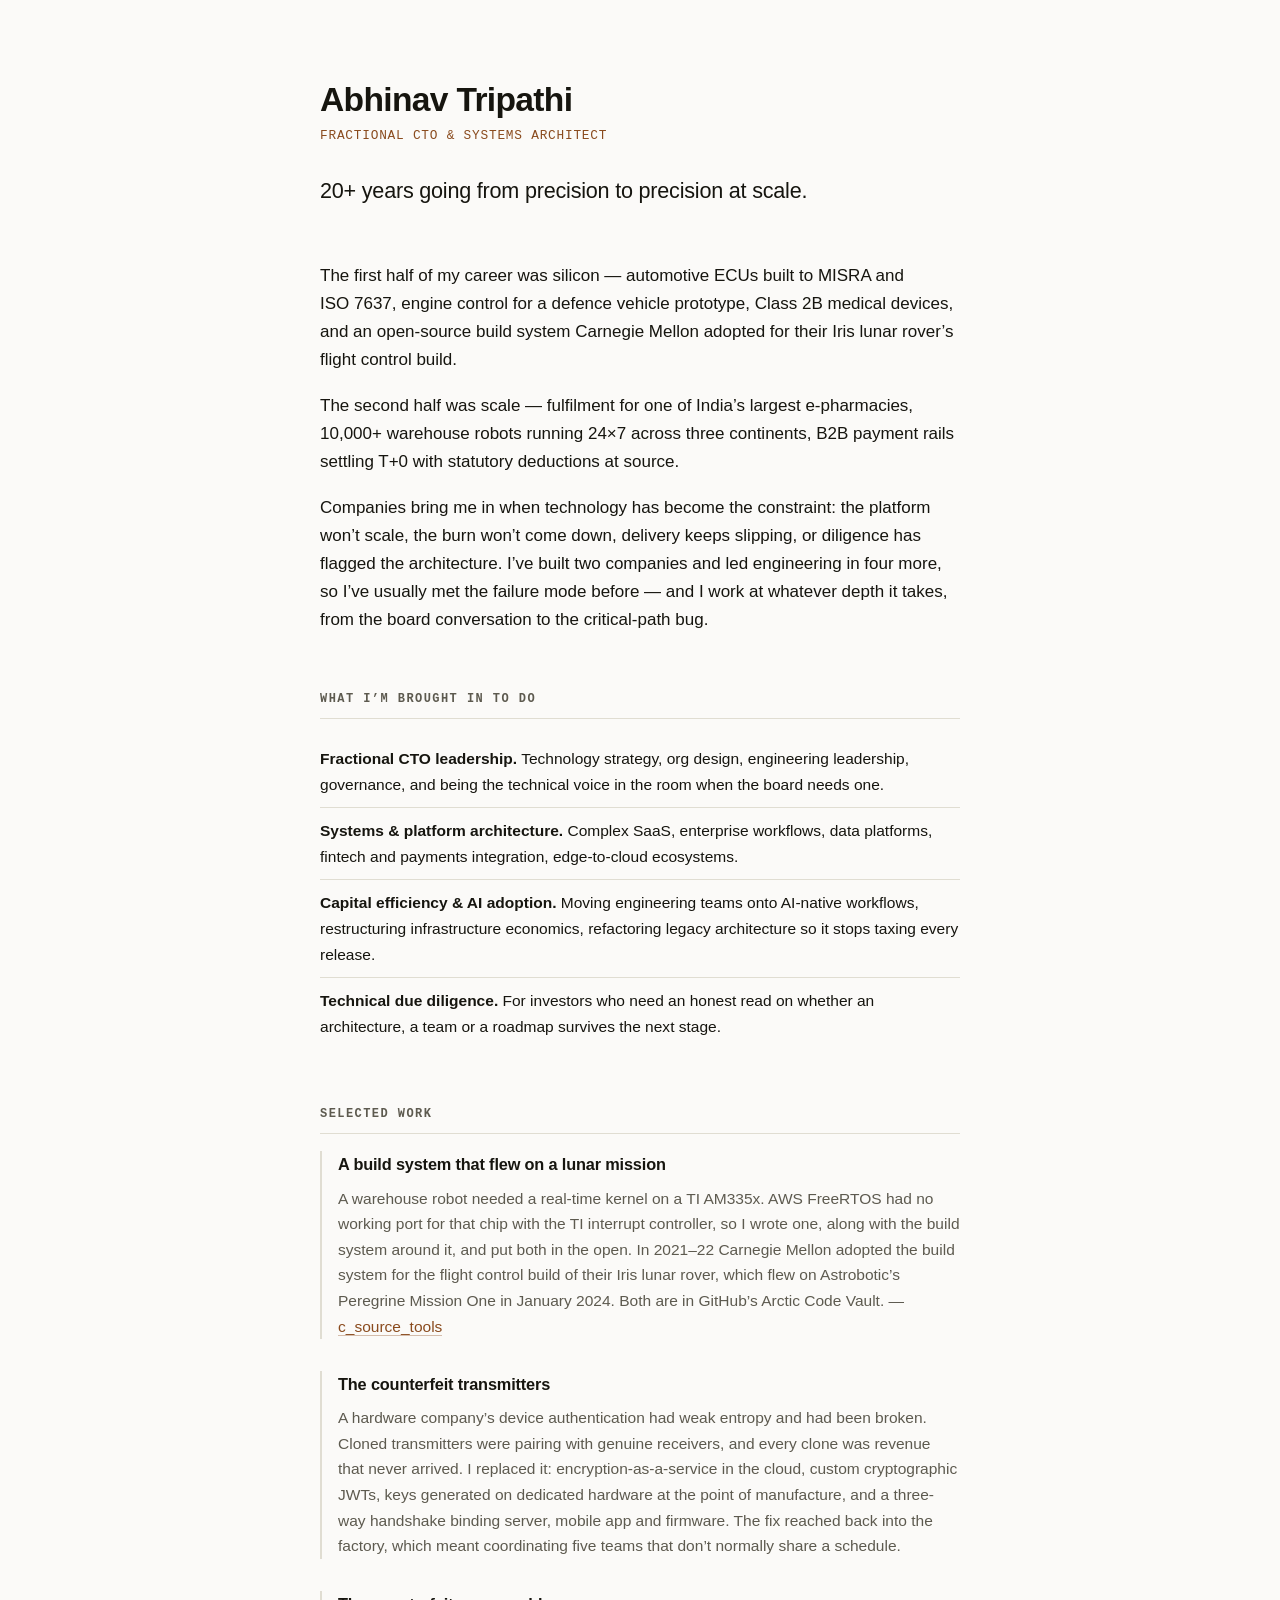
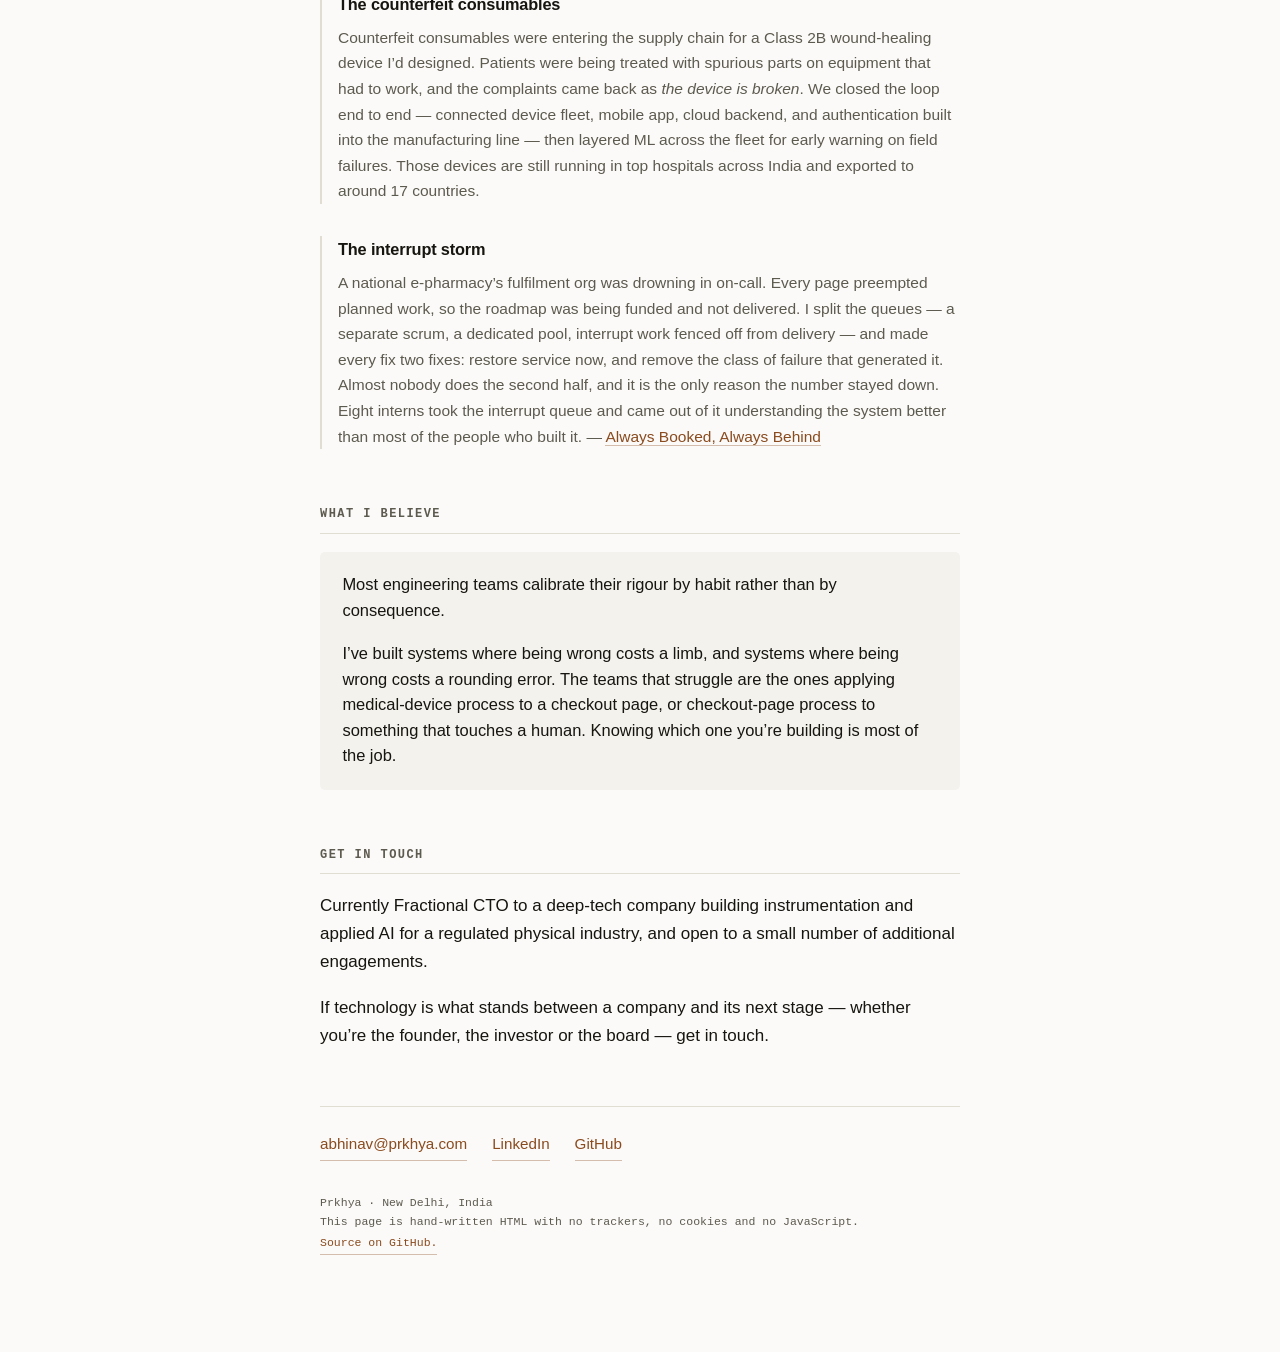
<file: index.html>
<!doctype html>
<html lang="en">
<head>
<meta charset="utf-8">
<meta name="viewport" content="width=device-width, initial-scale=1">
<title>Abhinav Tripathi</title>
<meta name="description" content="Fractional CTO and systems architect. 20+ years from silicon to cloud — automotive ECUs and lunar flight software to fulfilment and payments at national scale.">
<meta property="og:title" content="Abhinav Tripathi — Fractional CTO &amp; Systems Architect">
<meta property="og:description" content="Fractional CTO and systems architect. 20+ years from silicon to cloud — automotive ECUs and lunar flight software to fulfilment and payments at national scale.">
<meta property="og:type" content="website">
<link rel="stylesheet" href="/style.css">
</head>
<body>
<div class="wrap">


  <header>
    <h1>Abhinav Tripathi</h1>
    <p class="role">Fractional CTO &amp; Systems Architect</p>
    <p class="lede">20+ years going from precision to precision at scale.</p>
  </header>

<p>The first half of my career was silicon — automotive ECUs built to MISRA and ISO 7637, engine control for a defence vehicle prototype, Class 2B medical devices, and an open-source build system Carnegie Mellon adopted for their Iris lunar rover’s flight control build.</p>
<p>The second half was scale — fulfilment for one of India’s largest e-pharmacies, 10,000+ warehouse robots running 24×7 across three continents, B2B payment rails settling T+0 with statutory deductions at source.</p>
<p>Companies bring me in when technology has become the constraint: the platform won’t scale, the burn won’t come down, delivery keeps slipping, or diligence has flagged the architecture. I’ve built two companies and led engineering in four more, so I’ve usually met the failure mode before — and I work at whatever depth it takes, from the board conversation to the critical-path bug.</p>
<h2 id="what-im-brought-in-to-do">What I’m brought in to do</h2>
<ul>
<li><strong>Fractional CTO leadership.</strong> Technology strategy, org design, engineering leadership, governance, and being the technical voice in the room when the board needs one.</li>
<li><strong>Systems &amp; platform architecture.</strong> Complex SaaS, enterprise workflows, data platforms, fintech and payments integration, edge-to-cloud ecosystems.</li>
<li><strong>Capital efficiency &amp; AI adoption.</strong> Moving engineering teams onto AI-native workflows, restructuring infrastructure economics, refactoring legacy architecture so it stops taxing every release.</li>
<li><strong>Technical due diligence.</strong> For investors who need an honest read on whether an architecture, a team or a roadmap survives the next stage.</li>
</ul>
<h2 id="selected-work">Selected work</h2>
<section id="a-build-system-that-flew-on-a-lunar-mission" class="story">
<h3>A build system that flew on a lunar mission</h3>
<p>A warehouse robot needed a real-time kernel on a TI AM335x. AWS FreeRTOS had no working port for that chip with the TI interrupt controller, so I wrote one, along with the build system around it, and put both in the open. In 2021–22 Carnegie Mellon adopted the build system for the flight control build of their Iris lunar rover, which flew on Astrobotic’s Peregrine Mission One in January 2024. Both are in GitHub’s Arctic Code Vault. — <a href="https://github.com/kryochronic/c_source_tools">c_source_tools</a></p>
</section>
<section id="the-counterfeit-transmitters" class="story">
<h3>The counterfeit transmitters</h3>
<p>A hardware company’s device authentication had weak entropy and had been broken. Cloned transmitters were pairing with genuine receivers, and every clone was revenue that never arrived. I replaced it: encryption-as-a-service in the cloud, custom cryptographic JWTs, keys generated on dedicated hardware at the point of manufacture, and a three-way handshake binding server, mobile app and firmware. The fix reached back into the factory, which meant coordinating five teams that don’t normally share a schedule.</p>
</section>
<section id="the-counterfeit-consumables" class="story">
<h3>The counterfeit consumables</h3>
<p>Counterfeit consumables were entering the supply chain for a Class 2B wound-healing device I’d designed. Patients were being treated with spurious parts on equipment that had to work, and the complaints came back as <em>the device is broken</em>. We closed the loop end to end — connected device fleet, mobile app, cloud backend, and authentication built into the manufacturing line — then layered ML across the fleet for early warning on field failures. Those devices are still running in top hospitals across India and exported to around 17 countries.</p>
</section>
<section id="the-interrupt-storm" class="story">
<h3>The interrupt storm</h3>
<p>A national e-pharmacy’s fulfilment org was drowning in on-call. Every page preempted planned work, so the roadmap was being funded and not delivered. I split the queues — a separate scrum, a dedicated pool, interrupt work fenced off from delivery — and made every fix two fixes: restore service now, and remove the class of failure that generated it. Almost nobody does the second half, and it is the only reason the number stayed down. Eight interns took the interrupt queue and came out of it understanding the system better than most of the people who built it. — <a href="/writing/scrum-engineering/">Always Booked, Always Behind</a></p>
</section>
<h2 id="what-i-believe">What I believe</h2>
<div class="belief">
<p>Most engineering teams calibrate their rigour by habit rather than by consequence.</p>
<p>I’ve built systems where being wrong costs a limb, and systems where being wrong costs a rounding error. The teams that struggle are the ones applying medical-device process to a checkout page, or checkout-page process to something that touches a human. Knowing which one you’re building is most of the job.</p>
</div>
<h2 id="get-in-touch">Get in touch</h2>
<p>Currently Fractional CTO to a deep-tech company building instrumentation and applied AI for a regulated physical industry, and open to a small number of additional engagements.</p>
<p>If technology is what stands between a company and its next stage — whether you’re the founder, the investor or the board — get in touch.</p>


  <footer>
    <a href="mailto:abhinav@prkhya.com">abhinav@prkhya.com</a>
    <a href="https://linkedin.com/in/kryochronic">LinkedIn</a>
    <a href="https://github.com/kryochronic">GitHub</a>
    <p class="colophon">Prkhya · New Delhi, India<br>This page is hand-written HTML with no trackers, no cookies and no JavaScript. <a href="https://github.com/kryochronic">Source on GitHub.</a></p>
  </footer>

</div>
</body>
</html>
</file>
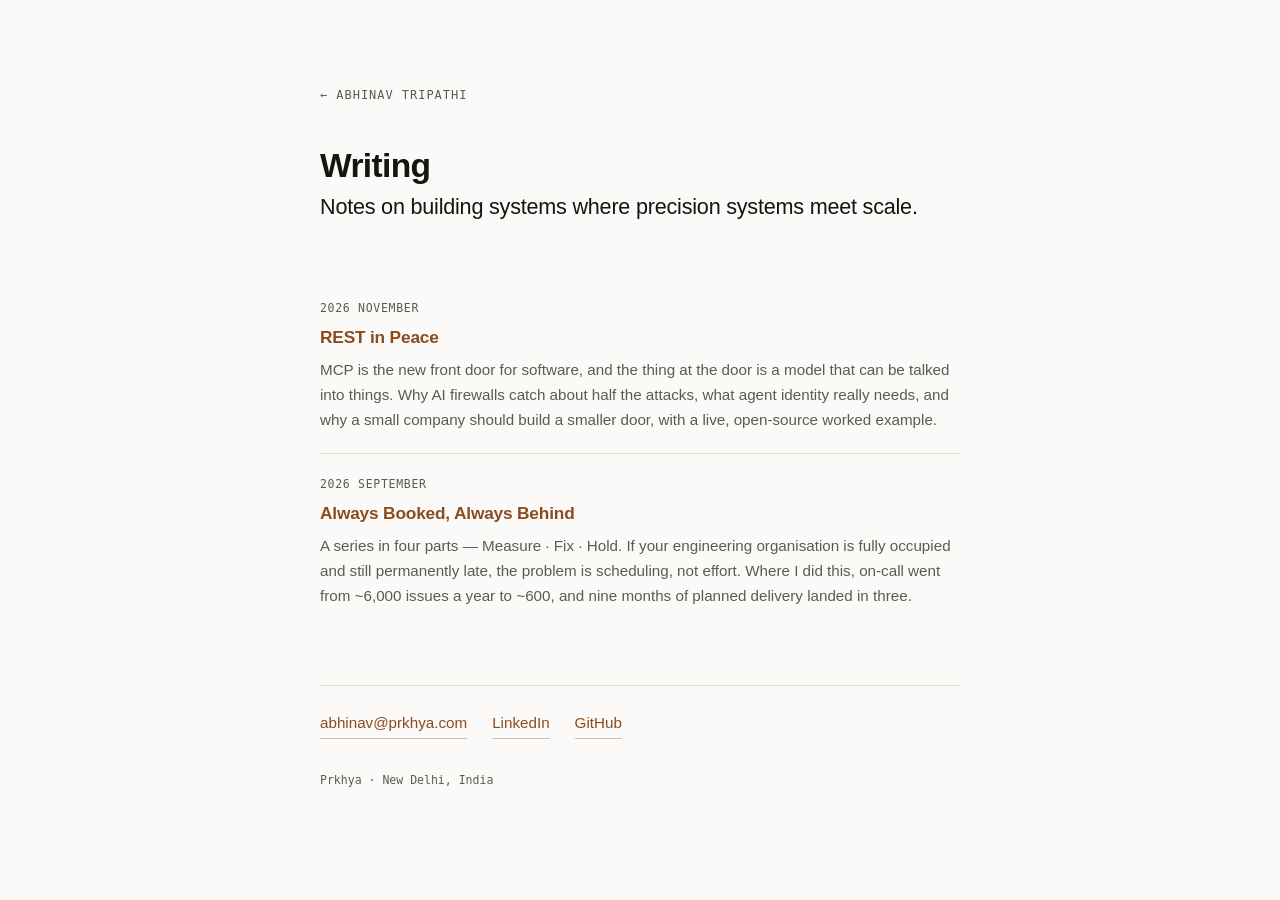
<file: writing/index.html>
<!doctype html>
<html lang="en">
<head>
<meta charset="utf-8">
<meta name="viewport" content="width=device-width, initial-scale=1">
<title>Writing</title>
<meta name="description" content="Notes on building systems where precision systems meet scale — architecture, engineering economics, and technical due diligence.">
<meta property="og:title" content="Writing">
<meta property="og:description" content="Notes on building systems where precision systems meet scale — architecture, engineering economics, and technical due diligence.">
<meta property="og:type" content="website">
<link rel="stylesheet" href="/style.css">
</head>
<body>
<div class="wrap">

  <a class="backlink" href="/">← Abhinav Tripathi</a>

  <header>
    <h1>Writing</h1>
    <p class="lede">Notes on building systems where precision systems meet scale.</p>
  </header>

<ul class="postlist">
<li>
<span class="date">2026 November</span>
<a href="/writing/rest-in-peace/">REST in Peace</a>
<span class="blurb">MCP is the new front door for software, and the thing at the door is a model that can be talked into things. Why AI firewalls catch about half the attacks, what agent identity really needs, and why a small company should build a smaller door, with a live, open-source worked example.</span>
</li>
<li>
<span class="date">2026 September</span>
<a href="/writing/scrum-engineering/">Always Booked, Always Behind</a>
<span class="blurb">A series in four parts — Measure · Fix · Hold. If your engineering organisation is fully occupied and still permanently late, the problem is scheduling, not effort. Where I did this, on-call went from ~6,000 issues a year to ~600, and nine months of planned delivery landed in three.</span>
</li>
</ul>


  <footer>
    <a href="mailto:abhinav@prkhya.com">abhinav@prkhya.com</a>
    <a href="https://linkedin.com/in/kryochronic">LinkedIn</a>
    <a href="https://github.com/kryochronic">GitHub</a>
    <p class="colophon">Prkhya · New Delhi, India</p>
  </footer>

</div>
</body>
</html>
</file>
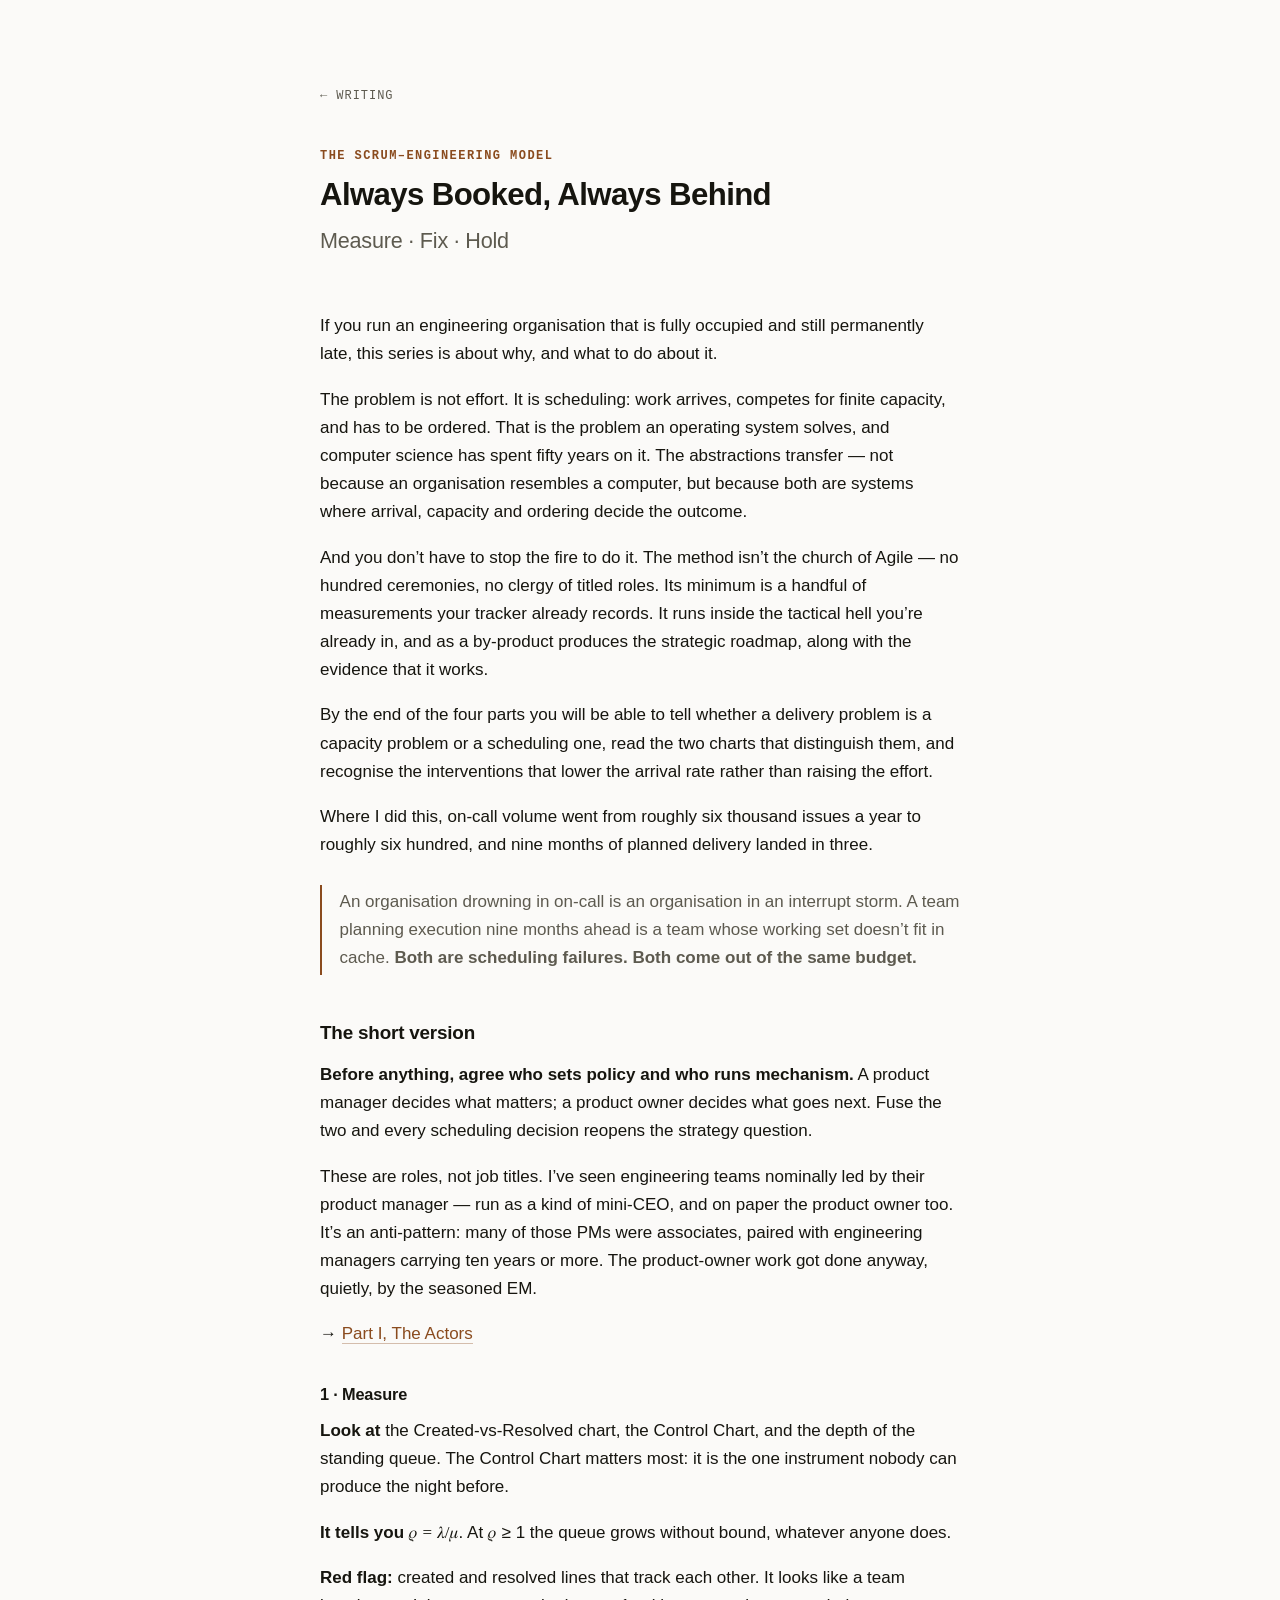
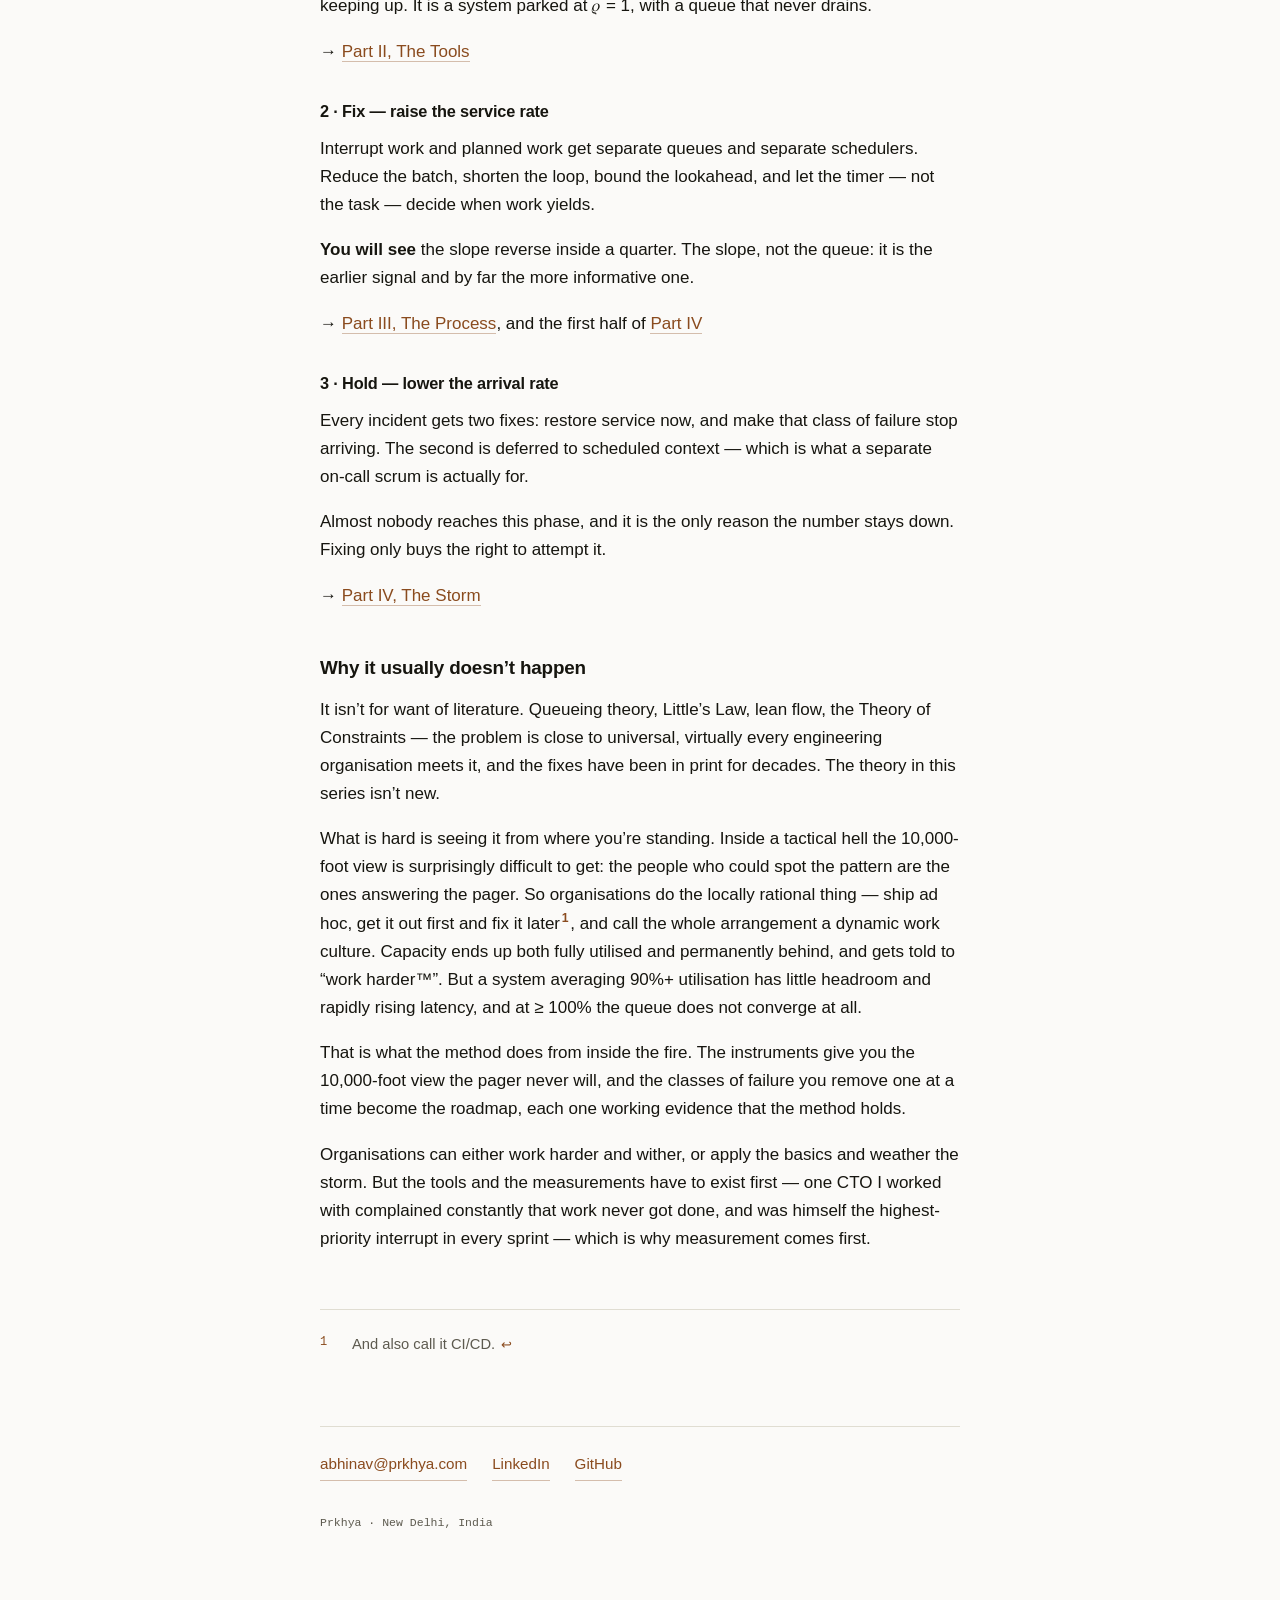
<file: writing/scrum-engineering/index.html>
<!doctype html>
<html lang="en">
<head>
<meta charset="utf-8">
<meta name="viewport" content="width=device-width, initial-scale=1">
<title>Always Booked, Always Behind</title>
<meta name="description" content="Actors, Tools, Process, Storm. A series on why an organisation drowning in on-call is in an interrupt storm — and what fixed it.">
<meta property="og:title" content="Always Booked, Always Behind: why your engineering team feels slow even when everyone is busy">
<meta property="og:description" content="Actors, Tools, Process, Storm. A series on why an organisation drowning in on-call is in an interrupt storm — and what fixed it.">
<meta property="og:type" content="article">
<link rel="stylesheet" href="/style.css">
</head>
<body>
<div class="wrap article">

  <a class="backlink" href="/writing/">← Writing</a>

  <header>
    <p class="part-label">The Scrum–Engineering Model</p>
    <h1>Always Booked, Always Behind</h1>
    <p class="lede">Measure · Fix · Hold</p>
  </header>

<p>If you run an engineering organisation that is fully occupied and still permanently late, this series is about why, and what to do about it.</p>
<p>The problem is not effort. It is scheduling: work arrives, competes for finite capacity, and has to be ordered. That is the problem an operating system solves, and computer science has spent fifty years on it. The abstractions transfer — not because an organisation resembles a computer, but because both are systems where arrival, capacity and ordering decide the outcome.</p>
<p>And you don’t have to stop the fire to do it. The method isn’t the church of Agile — no hundred ceremonies, no clergy of titled roles. Its minimum is a handful of measurements your tracker already records. It runs inside the tactical hell you’re already in, and as a by-product produces the strategic roadmap, along with the evidence that it works.</p>
<p>By the end of the four parts you will be able to tell whether a delivery problem is a capacity problem or a scheduling one, read the two charts that distinguish them, and recognise the interventions that lower the arrival rate rather than raising the effort.</p>
<p>Where I did this, on-call volume went from roughly six thousand issues a year to roughly six hundred, and nine months of planned delivery landed in three.</p>
<blockquote>
<p>An organisation drowning in on-call is an organisation in an interrupt storm. A team planning execution nine months ahead is a team whose working set doesn’t fit in cache.
<strong>Both are scheduling failures. Both come out of the same budget.</strong></p>
</blockquote>
<h2 id="the-short-version">The short version</h2>
<p><strong>Before anything, agree who sets policy and who runs mechanism.</strong> A product manager decides what matters; a product owner decides what goes next. Fuse the two and every scheduling decision reopens the strategy question.</p>
<p>These are roles, not job titles. I’ve seen engineering teams nominally led by their product manager — run as a kind of mini-CEO, and on paper the product owner too. It’s an anti-pattern: many of those PMs were associates, paired with engineering managers carrying ten years or more. The product-owner work got done anyway, quietly, by the seasoned EM.</p>
<p>→ <a href="/writing/scrum-engineering/actors/">Part I, The Actors</a></p>
<h3 id="measure">1 · Measure</h3>
<p><strong>Look at</strong> the Created-vs-Resolved chart, the Control Chart, and the depth of the standing queue. The Control Chart matters most: it is the one instrument nobody can produce the night before.</p>
<p><strong>It tells you</strong> <em><math display="inline" xmlns="http://www.w3.org/1998/Math/MathML"><semantics><mrow><mi>ρ</mi><mo>=</mo><mi>λ</mi><mi>/</mi><mi>μ</mi></mrow><annotation encoding="application/x-tex">\rho = \lambda / \mu</annotation></semantics></math></em>. At <em><math display="inline" xmlns="http://www.w3.org/1998/Math/MathML"><semantics><mi>ρ</mi><annotation encoding="application/x-tex">\rho</annotation></semantics></math></em> ≥ 1 the queue grows without bound, whatever anyone does.</p>
<p><strong>Red flag:</strong> created and resolved lines that track each other. It looks like a team keeping up. It is a system parked at <em><math display="inline" xmlns="http://www.w3.org/1998/Math/MathML"><semantics><mi>ρ</mi><annotation encoding="application/x-tex">\rho</annotation></semantics></math></em> = 1, with a queue that never drains.</p>
<p>→ <a href="/writing/scrum-engineering/tools/">Part II, The Tools</a></p>
<h3 id="fix-raise-the-service-rate">2 · Fix — raise the service rate</h3>
<p>Interrupt work and planned work get separate queues and separate schedulers. Reduce the batch, shorten the loop, bound the lookahead, and let the timer — not the task — decide when work yields.</p>
<p><strong>You will see</strong> the slope reverse inside a quarter. The slope, not the queue: it is the earlier signal and by far the more informative one.</p>
<p>→ <a href="/writing/scrum-engineering/process/">Part III, The Process</a>, and the first half of <a href="/writing/scrum-engineering/storm/">Part IV</a></p>
<h3 id="hold-lower-the-arrival-rate">3 · Hold — lower the arrival rate</h3>
<p>Every incident gets two fixes: restore service now, and make that class of failure stop arriving. The second is deferred to scheduled context — which is what a separate on-call scrum is actually for.</p>
<p>Almost nobody reaches this phase, and it is the only reason the number stays down. Fixing only buys the right to attempt it.</p>
<p>→ <a href="/writing/scrum-engineering/storm/">Part IV, The Storm</a></p>
<h2 id="why-it-usually-doesnt-happen">Why it usually doesn’t happen</h2>
<p>It isn’t for want of literature. Queueing theory, Little’s Law, lean flow, the Theory of Constraints — the problem is close to universal, virtually every engineering organisation meets it, and the fixes have been in print for decades. The theory in this series isn’t new.</p>
<p>What is hard is seeing it from where you’re standing. Inside a tactical hell the 10,000-foot view is surprisingly difficult to get: the people who could spot the pattern are the ones answering the pager. So organisations do the locally rational thing — ship ad hoc, get it out first and fix it later<a href="#fn1" class="footnote-ref" id="fnref1" role="doc-noteref"><sup>1</sup></a>, and call the whole arrangement a dynamic work culture. Capacity ends up both fully utilised and permanently behind, and gets told to “work harder™”. But a system averaging 90%+ utilisation has little headroom and rapidly rising latency, and at ≥ 100% the queue does not converge at all.</p>
<p>That is what the method does from inside the fire. The instruments give you the 10,000-foot view the pager never will, and the classes of failure you remove one at a time become the roadmap, each one working evidence that the method holds.</p>
<p>Organisations can either work harder and wither, or apply the basics and weather the storm. But the tools and the measurements have to exist first — one CTO I worked with complained constantly that work never got done, and was himself the highest-priority interrupt in every sprint — which is why measurement comes first.</p>
<section id="footnotes" class="footnotes footnotes-end-of-document" role="doc-endnotes">
<hr />
<ol>
<li id="fn1"><p>And also call it CI/CD.<a href="#fnref1" class="footnote-back" role="doc-backlink">↩︎</a></p></li>
</ol>
</section>


  <footer>
    <a href="mailto:abhinav@prkhya.com">abhinav@prkhya.com</a>
    <a href="https://linkedin.com/in/kryochronic">LinkedIn</a>
    <a href="https://github.com/kryochronic">GitHub</a>
    <p class="colophon">Prkhya · New Delhi, India</p>
  </footer>

</div>
</body>
</html>
</file>
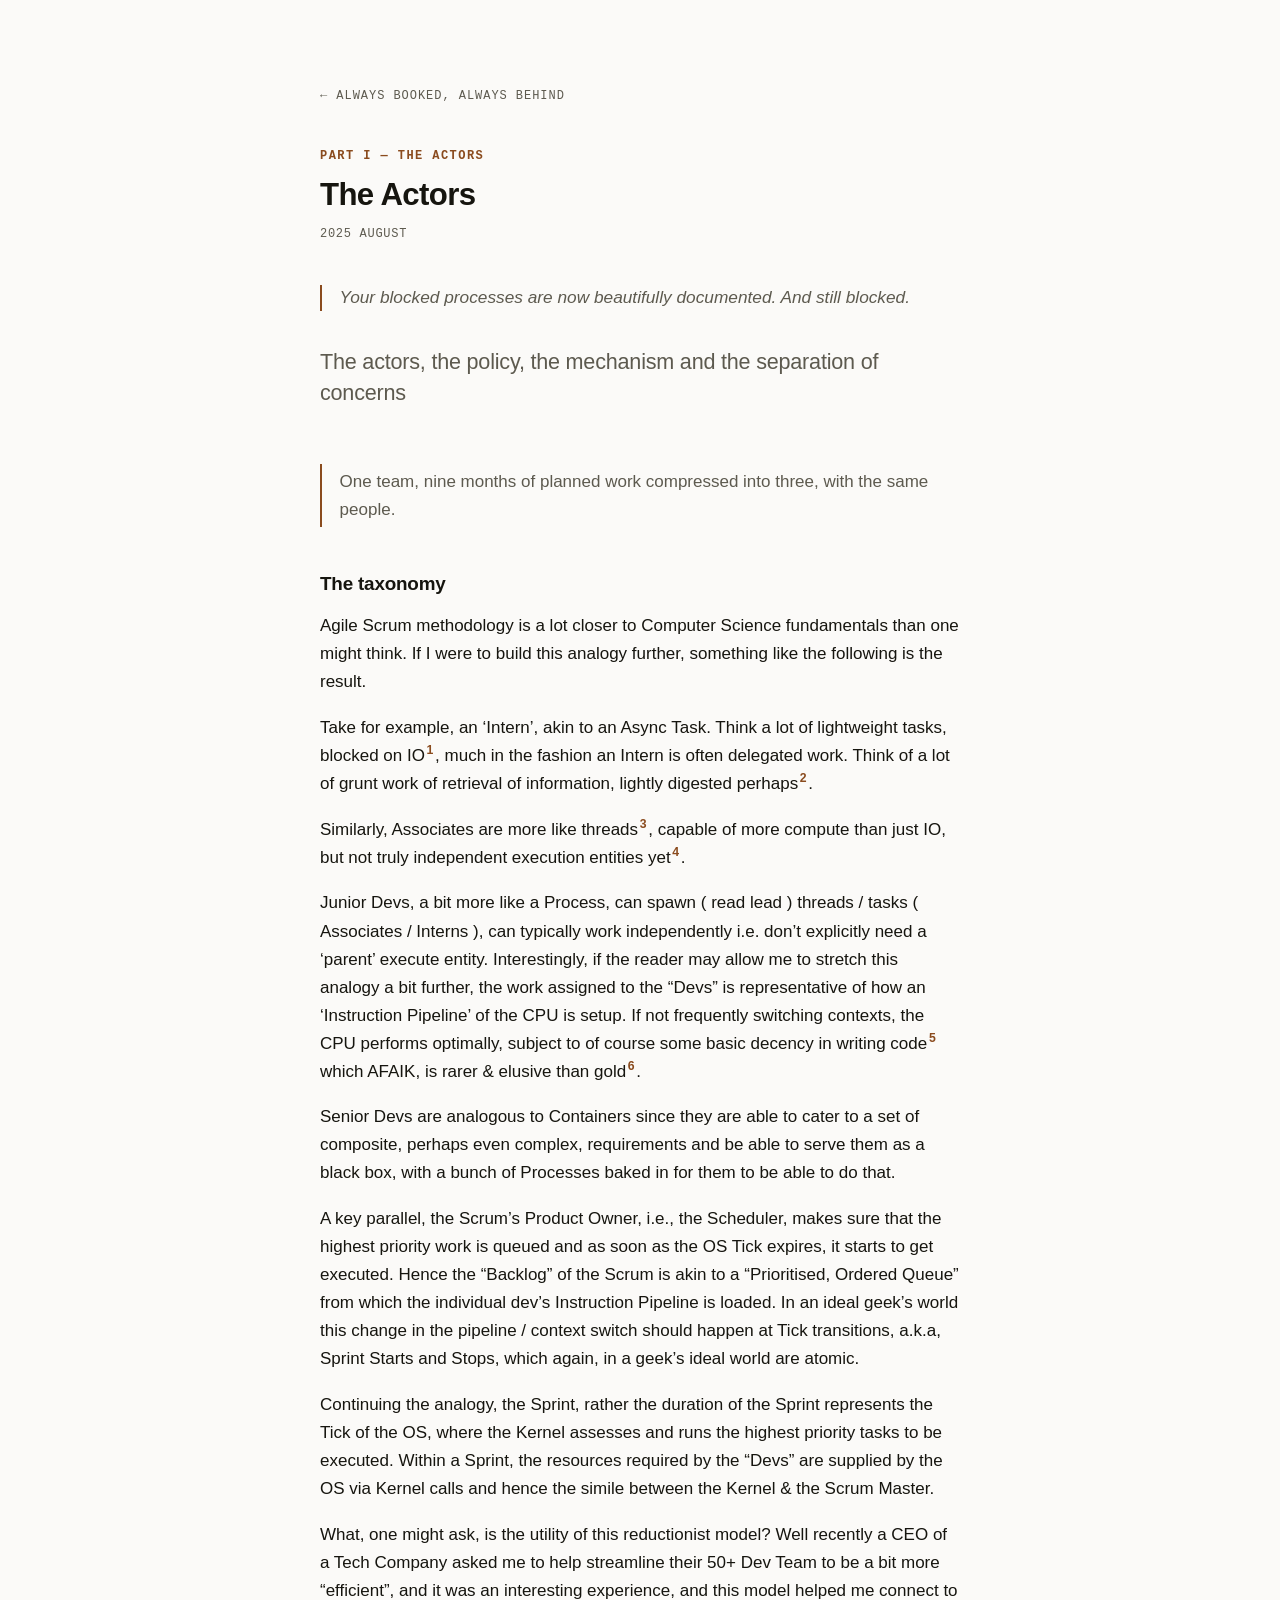
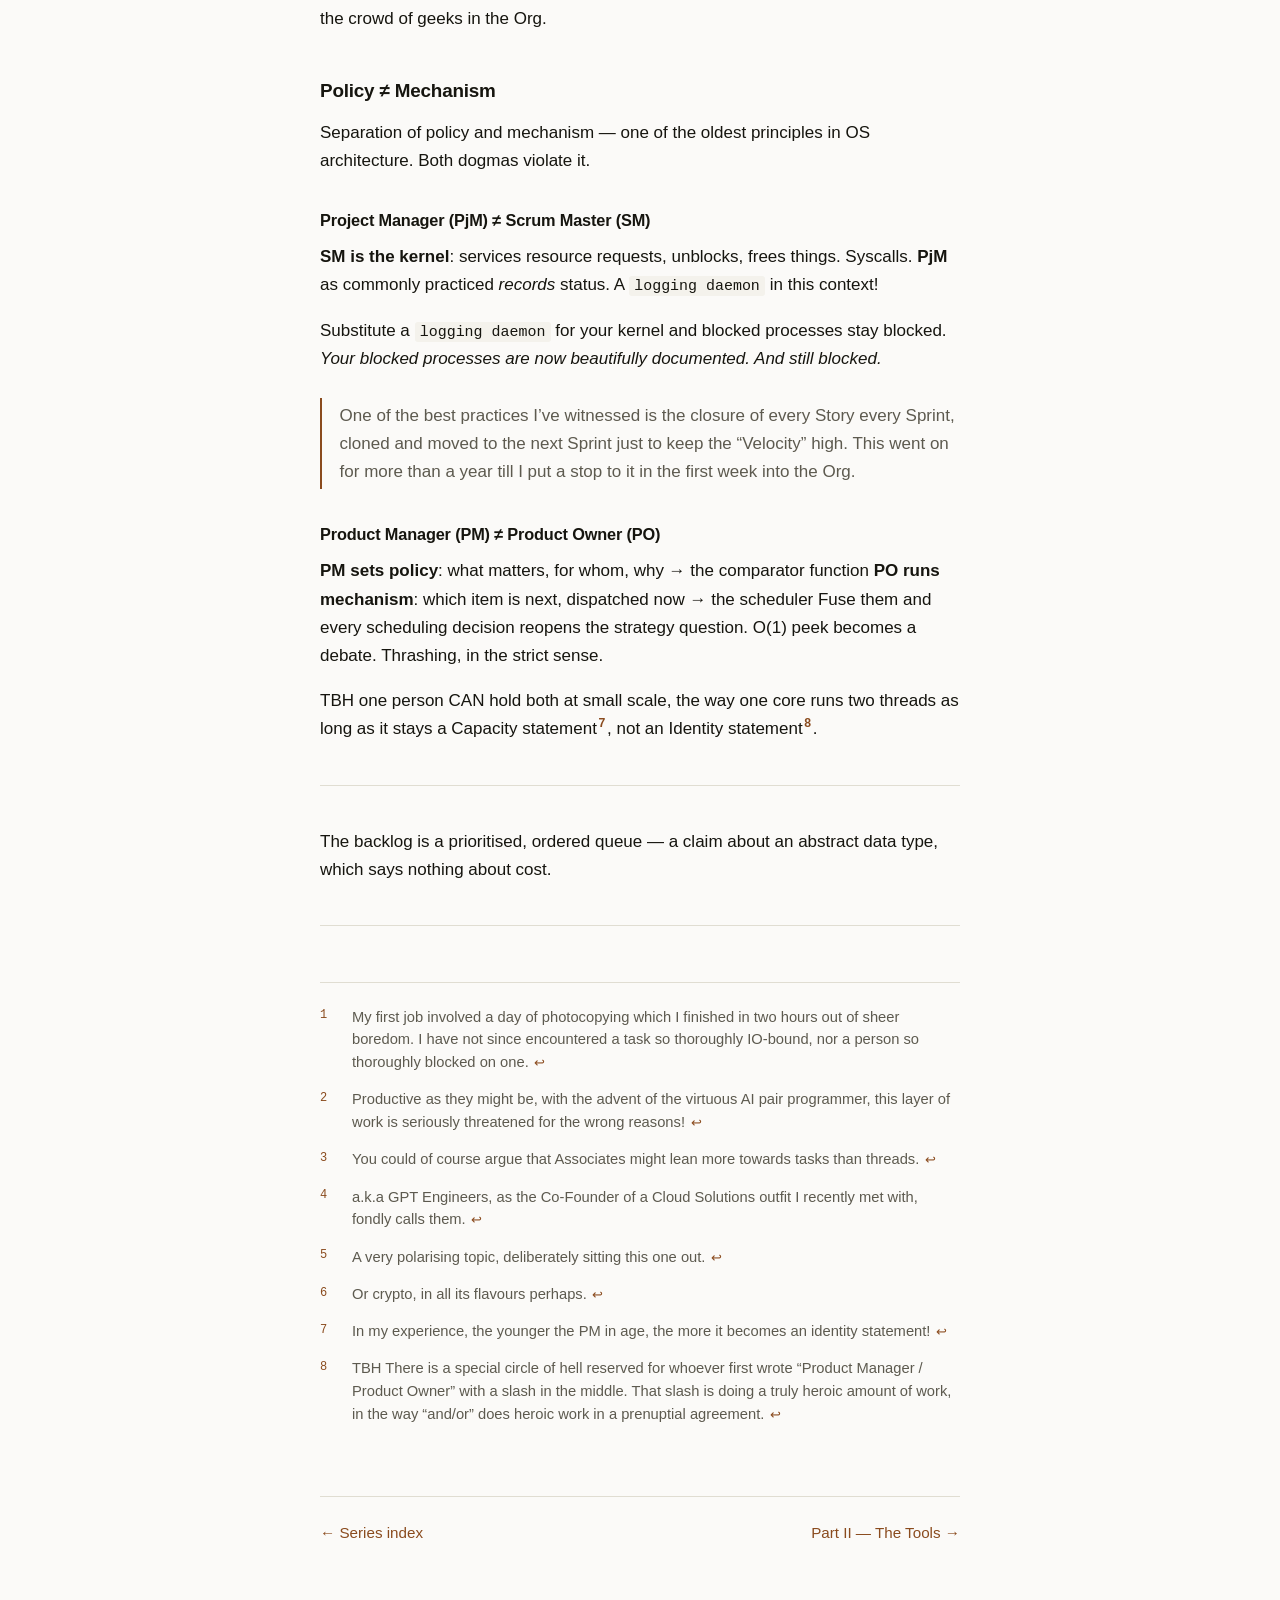
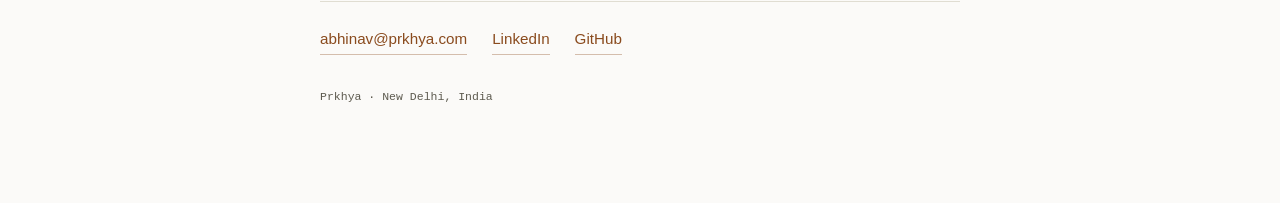
<file: writing/scrum-engineering/actors/index.html>
<!doctype html>
<html lang="en">
<head>
<meta charset="utf-8">
<meta name="viewport" content="width=device-width, initial-scale=1">
<title>The Actors — Always Booked, Always Behind</title>
<meta name="description" content="You cannot manage a system whose state you have chosen not to represent. And the representation determines which properties of that system you can observe, measure, and ultimately control.">
<meta property="og:title" content="The Actors">
<meta property="og:description" content="You cannot manage a system whose state you have chosen not to represent. And the representation determines which properties of that system you can observe, measure, and ultimately control.">
<meta property="og:type" content="article">
<link rel="stylesheet" href="/style.css">
</head>
<body>
<div class="wrap article">

  <a class="backlink" href="/writing/scrum-engineering/">← Always Booked, Always Behind</a>

  <header>
    <p class="part-label">Part I — The Actors</p>
    <h1>The Actors</h1>
    <p class="post-meta">2025 August</p>
    <p class="epigraph">Your blocked processes are now beautifully documented. And still blocked.</p>
    <p class="lede">The actors, the policy, the mechanism and the separation of concerns</p>
  </header>

<blockquote>
<p>One team, nine months of planned work compressed into three, with the same people.</p>
</blockquote>
<h2 id="the-taxonomy">The taxonomy</h2>
<p>Agile Scrum methodology is a lot closer to Computer Science fundamentals than one might think. If I were to build this analogy further, something like the following is the result.</p>
<p>Take for example, an ‘Intern’, akin to an Async Task. Think a lot of lightweight tasks, blocked on IO<a href="#fn1" class="footnote-ref" id="fnref1" role="doc-noteref"><sup>1</sup></a>, much in the fashion an Intern is often delegated work. Think of a lot of grunt work of retrieval of information, lightly digested perhaps<a href="#fn2" class="footnote-ref" id="fnref2" role="doc-noteref"><sup>2</sup></a>.</p>
<p>Similarly, Associates are more like threads<a href="#fn3" class="footnote-ref" id="fnref3" role="doc-noteref"><sup>3</sup></a>, capable of more compute than just IO, but not truly independent execution entities yet<a href="#fn4" class="footnote-ref" id="fnref4" role="doc-noteref"><sup>4</sup></a>.</p>
<p>Junior Devs, a bit more like a Process, can spawn ( read lead ) threads / tasks ( Associates / Interns ), can typically work independently i.e. don’t explicitly need a ‘parent’ execute entity.
Interestingly, if the reader may allow me to stretch this analogy a bit further, the work assigned to the “Devs” is representative of how an ‘Instruction Pipeline’ of the CPU is setup. If not frequently switching contexts, the CPU performs optimally, subject to of course some basic decency in writing code<a href="#fn5" class="footnote-ref" id="fnref5" role="doc-noteref"><sup>5</sup></a> which AFAIK, is rarer &amp; elusive than gold<a href="#fn6" class="footnote-ref" id="fnref6" role="doc-noteref"><sup>6</sup></a>.</p>
<p>Senior Devs are analogous to Containers since they are able to cater to a set of composite, perhaps even complex, requirements and be able to serve them as a black box, with a bunch of Processes baked in for them to be able to do that.</p>
<p>A key parallel, the Scrum’s Product Owner, i.e., the Scheduler, makes sure that the highest priority work is queued and as soon as the OS Tick expires, it starts to get executed. Hence the “Backlog” of the Scrum is akin to a “Prioritised, Ordered Queue” from which the individual dev’s Instruction Pipeline is loaded. In an ideal geek’s world this change in the pipeline / context switch should happen at Tick transitions, a.k.a, Sprint Starts and Stops, which again, in a geek’s ideal world are atomic.</p>
<p>Continuing the analogy, the Sprint, rather the duration of the Sprint represents the Tick of the OS, where the Kernel assesses and runs the highest priority tasks to be executed. Within a Sprint, the resources required by the “Devs” are supplied by the OS via Kernel calls and hence the simile between the Kernel &amp; the Scrum Master.</p>
<p>What, one might ask, is the utility of this reductionist model? Well recently a CEO of a Tech Company asked me to help streamline their 50+ Dev Team to be a bit more “efficient”, and it was an interesting experience, and this model helped me connect to the crowd of geeks in the Org.</p>
<h2 id="policy-mechanism">Policy ≠ Mechanism</h2>
<p>Separation of policy and mechanism — one of the oldest principles in OS
architecture. Both dogmas violate it.</p>
<h3 id="project-manager-pjm-scrum-master-sm">Project Manager (PjM) ≠ Scrum Master (SM)</h3>
<p><strong>SM is the kernel</strong>: services resource requests, unblocks, frees things. Syscalls.
<strong>PjM</strong> as commonly practiced <i>records</i> status. A <code>logging daemon</code> in this context!</p>
<p>Substitute a <code>logging daemon</code> for your kernel and blocked processes stay blocked. <i>Your blocked processes are now beautifully documented. And still blocked.</i></p>
<blockquote>
<p>One of the best practices I’ve witnessed is the closure of every Story every Sprint, cloned and moved to the next Sprint just to keep the “Velocity” high. This went on for more than a year till I put a stop to it in the first week into the Org.</p>
</blockquote>
<h3 id="product-manager-pm-product-owner-po">Product Manager (PM) ≠ Product Owner (PO)</h3>
<p><strong>PM sets policy</strong>: what matters, for whom, why → the comparator function
<strong>PO runs mechanism</strong>: which item is next, dispatched now → the scheduler
Fuse them and every scheduling decision reopens the strategy question.
O(1) peek becomes a debate. Thrashing, in the strict sense.</p>
<p>TBH one person CAN hold both at small scale, the way one core runs two threads as long as
it stays a Capacity statement<a href="#fn7" class="footnote-ref" id="fnref7" role="doc-noteref"><sup>7</sup></a>, not an Identity statement<a href="#fn8" class="footnote-ref" id="fnref8" role="doc-noteref"><sup>8</sup></a>.</p>
<hr />
<p>The backlog is a prioritised, ordered queue — a claim about an abstract data type, which says nothing about cost.</p>
<hr />
<section id="footnotes" class="footnotes footnotes-end-of-document" role="doc-endnotes">
<hr />
<ol>
<li id="fn1"><p>My first job involved a day of photocopying which I finished in two hours out of sheer boredom. I have not since encountered a task so thoroughly IO-bound, nor a person so thoroughly blocked on one.<a href="#fnref1" class="footnote-back" role="doc-backlink">↩︎</a></p></li>
<li id="fn2"><p>Productive as they might be, with the advent of the virtuous AI pair programmer, this layer of work is seriously threatened for the wrong reasons!<a href="#fnref2" class="footnote-back" role="doc-backlink">↩︎</a></p></li>
<li id="fn3"><p>You could of course argue that Associates might lean more towards tasks than threads.<a href="#fnref3" class="footnote-back" role="doc-backlink">↩︎</a></p></li>
<li id="fn4"><p>a.k.a GPT Engineers, as the Co-Founder of a Cloud Solutions outfit I recently met with, fondly calls them.<a href="#fnref4" class="footnote-back" role="doc-backlink">↩︎</a></p></li>
<li id="fn5"><p>A very polarising topic, deliberately sitting this one out.<a href="#fnref5" class="footnote-back" role="doc-backlink">↩︎</a></p></li>
<li id="fn6"><p>Or crypto, in all its flavours perhaps.<a href="#fnref6" class="footnote-back" role="doc-backlink">↩︎</a></p></li>
<li id="fn7"><p>In my experience, the younger the PM in age, the more it becomes an identity statement!<a href="#fnref7" class="footnote-back" role="doc-backlink">↩︎</a></p></li>
<li id="fn8"><p>TBH There is a special circle of hell reserved for whoever first wrote “Product Manager / Product Owner” with a slash in the middle. That slash is doing a truly heroic amount of work, in the way “and/or” does heroic work in a prenuptial agreement.<a href="#fnref8" class="footnote-back" role="doc-backlink">↩︎</a></p></li>
</ol>
</section>

  <nav class="series-nav">
    <a class="prev" href="/writing/scrum-engineering/">Series index</a>
    <a class="next" href="/writing/scrum-engineering/tools/">Part II — The Tools</a>
  </nav>

  <footer>
    <a href="mailto:abhinav@prkhya.com">abhinav@prkhya.com</a>
    <a href="https://linkedin.com/in/kryochronic">LinkedIn</a>
    <a href="https://github.com/kryochronic">GitHub</a>
    <p class="colophon">Prkhya · New Delhi, India</p>
  </footer>

</div>
</body>
</html>
</file>
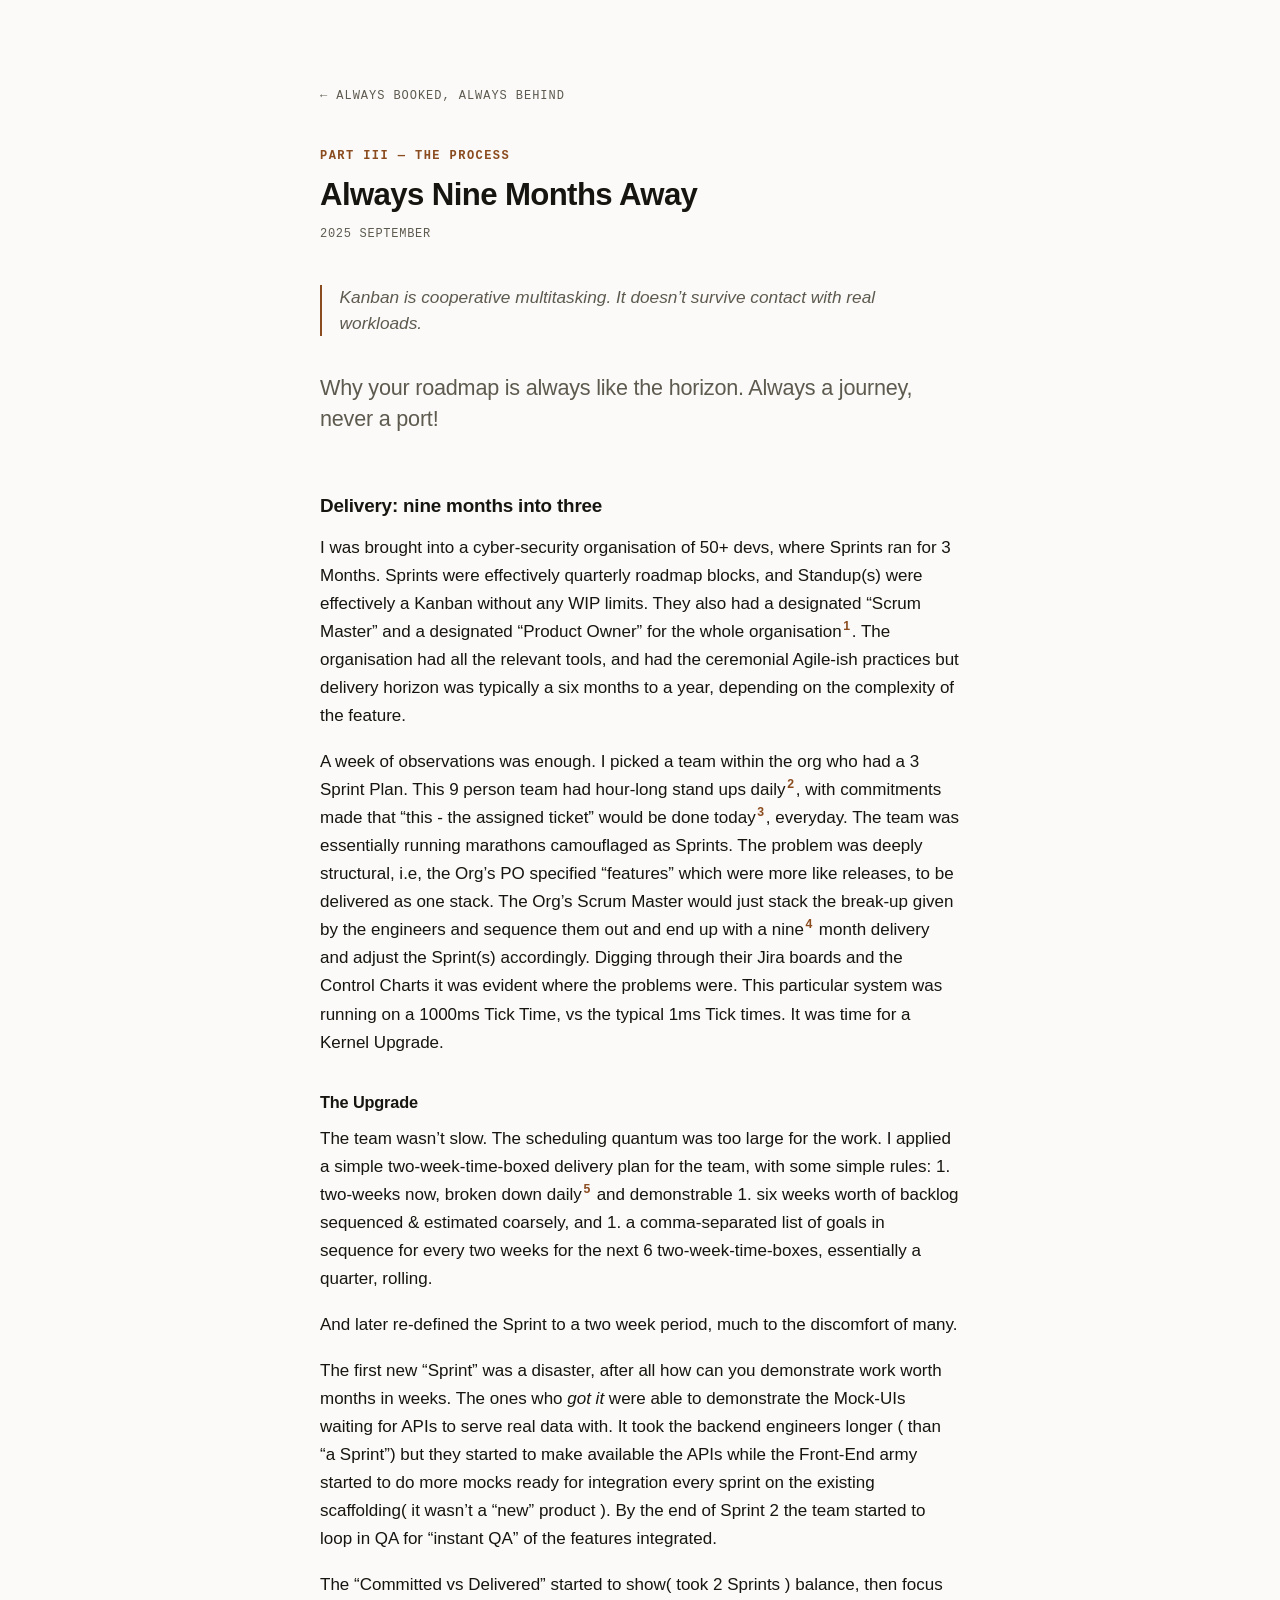
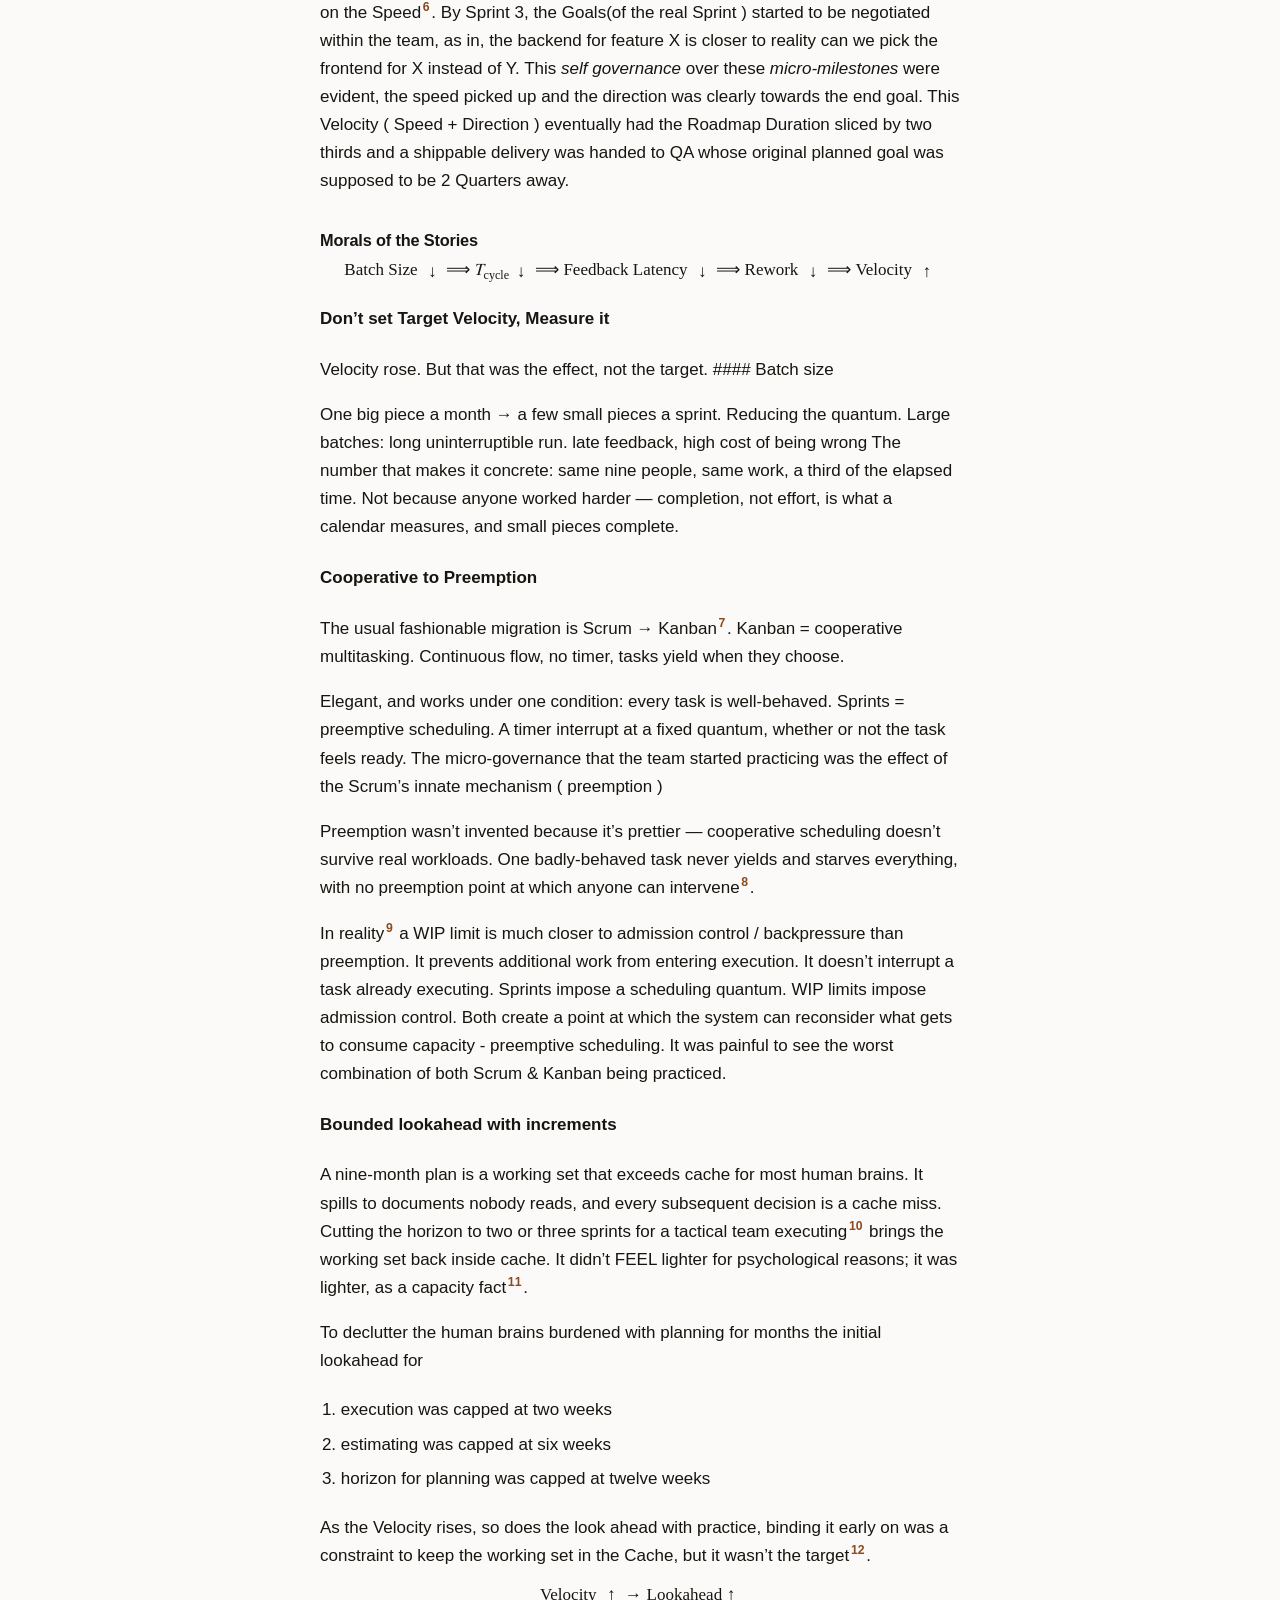
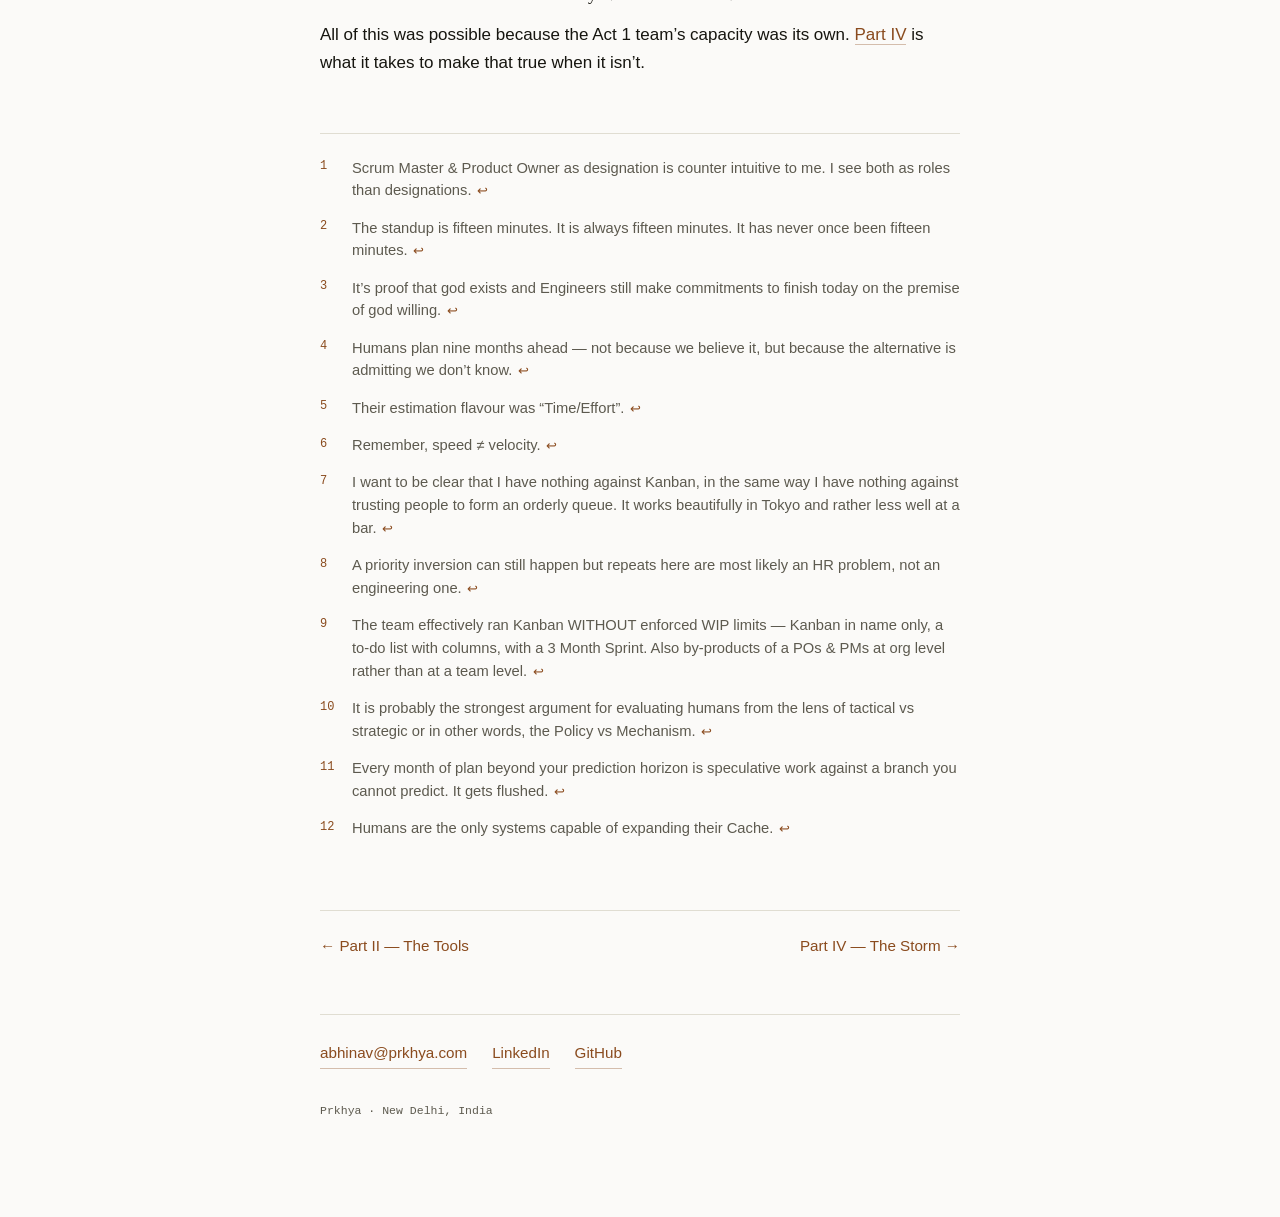
<file: writing/scrum-engineering/process/index.html>
<!doctype html>
<html lang="en">
<head>
<meta charset="utf-8">
<meta name="viewport" content="width=device-width, initial-scale=1">
<title>Always Nine Months Away — Always Booked, Always Behind</title>
<meta name="description" content="Small batches make delivery schedulable: one team, nine months of plan delivered in three.">
<meta property="og:title" content="Always Nine Months Away">
<meta property="og:description" content="Small batches make delivery schedulable: one team, nine months of plan delivered in three.">
<meta property="og:type" content="article">
<link rel="stylesheet" href="/style.css">
</head>
<body>
<div class="wrap article">

  <a class="backlink" href="/writing/scrum-engineering/">← Always Booked, Always Behind</a>

  <header>
    <p class="part-label">Part III — The Process</p>
    <h1>Always Nine Months Away</h1>
    <p class="post-meta">2025 September</p>
    <p class="epigraph">Kanban is cooperative multitasking. It doesn’t survive contact with real workloads.</p>
    <p class="lede">Why your roadmap is always like the horizon. Always a journey, never a port!</p>
  </header>

<h2 id="delivery-nine-months-into-three">Delivery: nine months into three</h2>
<p>I was brought into a cyber-security organisation of 50+ devs, where Sprints ran for 3 Months. Sprints were effectively quarterly roadmap blocks, and Standup(s) were effectively a Kanban without any WIP limits. They also had a designated “Scrum Master” and a designated “Product Owner” for the whole organisation<a href="#fn1" class="footnote-ref" id="fnref1" role="doc-noteref"><sup>1</sup></a>. The organisation had all the relevant tools, and had the ceremonial Agile-ish practices but delivery horizon was typically a six months to a year, depending on the complexity of the feature.</p>
<p>A week of observations was enough. I picked a team within the org who had a 3 Sprint Plan. This 9 person team had hour-long stand ups daily<a href="#fn2" class="footnote-ref" id="fnref2" role="doc-noteref"><sup>2</sup></a>, with commitments made that “this - the assigned ticket” would be done today<a href="#fn3" class="footnote-ref" id="fnref3" role="doc-noteref"><sup>3</sup></a>, everyday. The team was essentially running marathons camouflaged as Sprints. The problem was deeply structural, i.e, the Org’s PO specified “features” which were more like releases, to be delivered as one stack. The Org’s Scrum Master would just stack the break-up given by the engineers and sequence them out and end up with a nine<a href="#fn4" class="footnote-ref" id="fnref4" role="doc-noteref"><sup>4</sup></a> month delivery and adjust the Sprint(s) accordingly. Digging through their Jira boards and the Control Charts it was evident where the problems were. This particular system was running on a 1000ms Tick Time, vs the typical 1ms Tick times. It was time for a Kernel Upgrade.</p>
<h3 id="the-upgrade">The Upgrade</h3>
<p>The team wasn’t slow. The scheduling quantum was too large for the work. I applied a simple two-week-time-boxed delivery plan for the team, with some simple rules:
1. two-weeks now, broken down daily<a href="#fn5" class="footnote-ref" id="fnref5" role="doc-noteref"><sup>5</sup></a> and demonstrable
1. six weeks worth of backlog sequenced &amp; estimated coarsely, and
1. a comma-separated list of goals in sequence
for every two weeks for the next 6 two-week-time-boxes,
essentially a quarter, rolling.</p>
<p>And later re-defined the Sprint to a two week period, much to the discomfort of many.</p>
<p>The first new “Sprint” was a disaster, after all how can you demonstrate work worth months in weeks. The ones who <em>got it</em> were able to demonstrate the Mock-UIs waiting for APIs to serve real data with. It took the backend engineers longer ( than “a Sprint”) but they started to make available the APIs while the Front-End army started to do more mocks ready for integration every sprint on the existing scaffolding( it wasn’t a “new” product ). By the end of Sprint 2 the team started to loop in QA for “instant QA” of the features integrated.</p>
<p>The “Committed vs Delivered” started to show( took 2 Sprints ) balance, then focus on the Speed<a href="#fn6" class="footnote-ref" id="fnref6" role="doc-noteref"><sup>6</sup></a>. By Sprint 3, the Goals(of the real Sprint ) started to be negotiated within the team, as in, the backend for feature X is closer to reality can we pick the frontend for X instead of Y. This <em>self governance</em> over these <em>micro-milestones</em> were evident, the speed picked up and the direction was clearly towards the end goal. This Velocity ( Speed + Direction ) eventually had the Roadmap Duration sliced by two thirds and a shippable delivery was handed to QA whose original planned goal was supposed to be 2 Quarters away.</p>
<h3 id="morals-of-the-stories">Morals of the Stories</h3>
<p><math display="block" xmlns="http://www.w3.org/1998/Math/MathML"><semantics><mrow><mrow><mtext mathvariant="normal">Batch Size </mtext><mspace width="0.333em"></mspace></mrow><mo>↓</mo><mo>⟹</mo><msub><mi>T</mi><mtext mathvariant="normal">cycle</mtext></msub><mo>↓</mo><mo>⟹</mo><mrow><mtext mathvariant="normal">Feedback Latency </mtext><mspace width="0.333em"></mspace></mrow><mo>↓</mo><mo>⟹</mo><mrow><mtext mathvariant="normal">Rework </mtext><mspace width="0.333em"></mspace></mrow><mo>↓</mo><mo>⟹</mo><mrow><mtext mathvariant="normal">Velocity </mtext><mspace width="0.333em"></mspace></mrow><mo>↑</mo></mrow><annotation encoding="application/x-tex">\text{Batch Size } \downarrow \implies T_{\text{cycle}} \downarrow \implies \text{Feedback Latency } \downarrow \implies \text{Rework } \downarrow \implies \text{Velocity } \uparrow</annotation></semantics></math></p>
<h4 id="dont-set-target-velocity-measure-it">Don’t set Target Velocity, Measure it</h4>
<p>Velocity rose. But that was the effect, not the target.
#### Batch size</p>
<p>One big piece a month → a few small pieces a sprint. Reducing the quantum.
Large batches: long uninterruptible run. late feedback, high cost of being wrong
The number that makes it concrete: same nine people, same work, a third of the
elapsed time. Not because anyone worked harder — completion, not effort, is what a
calendar measures, and small pieces complete.</p>
<h4 id="cooperative-to-preemption">Cooperative to Preemption</h4>
<p>The usual fashionable migration is Scrum → Kanban<a href="#fn7" class="footnote-ref" id="fnref7" role="doc-noteref"><sup>7</sup></a>.
Kanban = cooperative multitasking. Continuous flow, no timer, tasks yield when they choose.</p>
<p>Elegant, and works under one condition: every task is well-behaved.
Sprints = preemptive scheduling. A timer interrupt at a fixed quantum, whether or not the task feels ready.
The micro-governance that the team started practicing was the effect of the Scrum’s innate mechanism ( preemption )</p>
<p>Preemption wasn’t invented because it’s prettier — cooperative scheduling doesn’t survive real workloads.
One badly-behaved task never yields and starves everything, with no preemption point at which anyone can intervene<a href="#fn8" class="footnote-ref" id="fnref8" role="doc-noteref"><sup>8</sup></a>.</p>
<p>In reality<a href="#fn9" class="footnote-ref" id="fnref9" role="doc-noteref"><sup>9</sup></a> a WIP limit is much closer to admission control / backpressure than preemption. It prevents additional work from entering execution. It doesn’t interrupt a task already executing. Sprints impose a scheduling quantum. WIP limits impose admission control. Both create a point at which the system can reconsider what gets to consume capacity - preemptive scheduling. It was painful to see the worst combination of both Scrum &amp; Kanban being practiced.</p>
<h4 id="bounded-lookahead-with-increments">Bounded lookahead with increments</h4>
<p>A nine-month plan is a working set that exceeds cache for most human brains. It spills to documents nobody reads, and every subsequent decision is a cache miss. Cutting the horizon to two or three sprints for a tactical team executing<a href="#fn10" class="footnote-ref" id="fnref10" role="doc-noteref"><sup>10</sup></a> brings the working set back inside cache. It didn’t FEEL lighter for psychological reasons; it was lighter, as a capacity fact<a href="#fn11" class="footnote-ref" id="fnref11" role="doc-noteref"><sup>11</sup></a>.</p>
<p>To declutter the human brains burdened with planning for months the initial lookahead for</p>
<ol type="1">
<li>execution was capped at two weeks</li>
<li>estimating was capped at six weeks</li>
<li>horizon for planning was capped at twelve weeks</li>
</ol>
<p>As the Velocity rises, so does the look ahead with practice, binding it early on was a constraint to keep the working set in the Cache, but it wasn’t the target<a href="#fn12" class="footnote-ref" id="fnref12" role="doc-noteref"><sup>12</sup></a>.</p>
<p><math display="block" xmlns="http://www.w3.org/1998/Math/MathML"><semantics><mrow><mrow><mtext mathvariant="normal">Velocity </mtext><mspace width="0.333em"></mspace></mrow><mo>↑</mo><mo>→</mo><mtext mathvariant="normal">Lookahead</mtext><mo>↑</mo></mrow><annotation encoding="application/x-tex">\text{Velocity } \uparrow \to \text{Lookahead} \uparrow</annotation></semantics></math></p>
<p>All of this was possible because the Act 1 team’s capacity was its own. <a href="/writing/scrum-engineering/storm/">Part IV</a> is what it takes to make that true when it isn’t.</p>
<section id="footnotes" class="footnotes footnotes-end-of-document" role="doc-endnotes">
<hr />
<ol>
<li id="fn1"><p>Scrum Master &amp; Product Owner as designation is counter intuitive to me. I see both as roles than designations.<a href="#fnref1" class="footnote-back" role="doc-backlink">↩︎</a></p></li>
<li id="fn2"><p>The standup is fifteen minutes. It is always fifteen minutes. It has never once been fifteen minutes.<a href="#fnref2" class="footnote-back" role="doc-backlink">↩︎</a></p></li>
<li id="fn3"><p>It’s proof that god exists and Engineers still make commitments to finish today on the premise of god willing.<a href="#fnref3" class="footnote-back" role="doc-backlink">↩︎</a></p></li>
<li id="fn4"><p>Humans plan nine months ahead — not because we believe it, but because the alternative is admitting we don’t know.<a href="#fnref4" class="footnote-back" role="doc-backlink">↩︎</a></p></li>
<li id="fn5"><p>Their estimation flavour was “Time/Effort”.<a href="#fnref5" class="footnote-back" role="doc-backlink">↩︎</a></p></li>
<li id="fn6"><p>Remember, speed ≠ velocity.<a href="#fnref6" class="footnote-back" role="doc-backlink">↩︎</a></p></li>
<li id="fn7"><p>I want to be clear that I have nothing against Kanban, in the same way I have nothing against trusting people to form an orderly queue. It works beautifully in Tokyo and rather less well at a bar.<a href="#fnref7" class="footnote-back" role="doc-backlink">↩︎</a></p></li>
<li id="fn8"><p>A priority inversion can still happen but repeats here are most likely an HR problem, not an engineering one.<a href="#fnref8" class="footnote-back" role="doc-backlink">↩︎</a></p></li>
<li id="fn9"><p>The team effectively ran Kanban WITHOUT enforced WIP limits — Kanban in name only, a to-do list with columns, with a 3 Month Sprint. Also by-products of a POs &amp; PMs at org level rather than at a team level.<a href="#fnref9" class="footnote-back" role="doc-backlink">↩︎</a></p></li>
<li id="fn10"><p>It is probably the strongest argument for evaluating humans from the lens of tactical vs strategic or in other words, the Policy vs Mechanism.<a href="#fnref10" class="footnote-back" role="doc-backlink">↩︎</a></p></li>
<li id="fn11"><p>Every month of plan beyond your prediction horizon is speculative work against a branch you cannot predict. It gets flushed.<a href="#fnref11" class="footnote-back" role="doc-backlink">↩︎</a></p></li>
<li id="fn12"><p>Humans are the only systems capable of expanding their Cache.<a href="#fnref12" class="footnote-back" role="doc-backlink">↩︎</a></p></li>
</ol>
</section>

  <nav class="series-nav">
    <a class="prev" href="/writing/scrum-engineering/tools/">Part II — The Tools</a>
    <a class="next" href="/writing/scrum-engineering/storm/">Part IV — The Storm</a>
  </nav>

  <footer>
    <a href="mailto:abhinav@prkhya.com">abhinav@prkhya.com</a>
    <a href="https://linkedin.com/in/kryochronic">LinkedIn</a>
    <a href="https://github.com/kryochronic">GitHub</a>
    <p class="colophon">Prkhya · New Delhi, India</p>
  </footer>

</div>
</body>
</html>
</file>
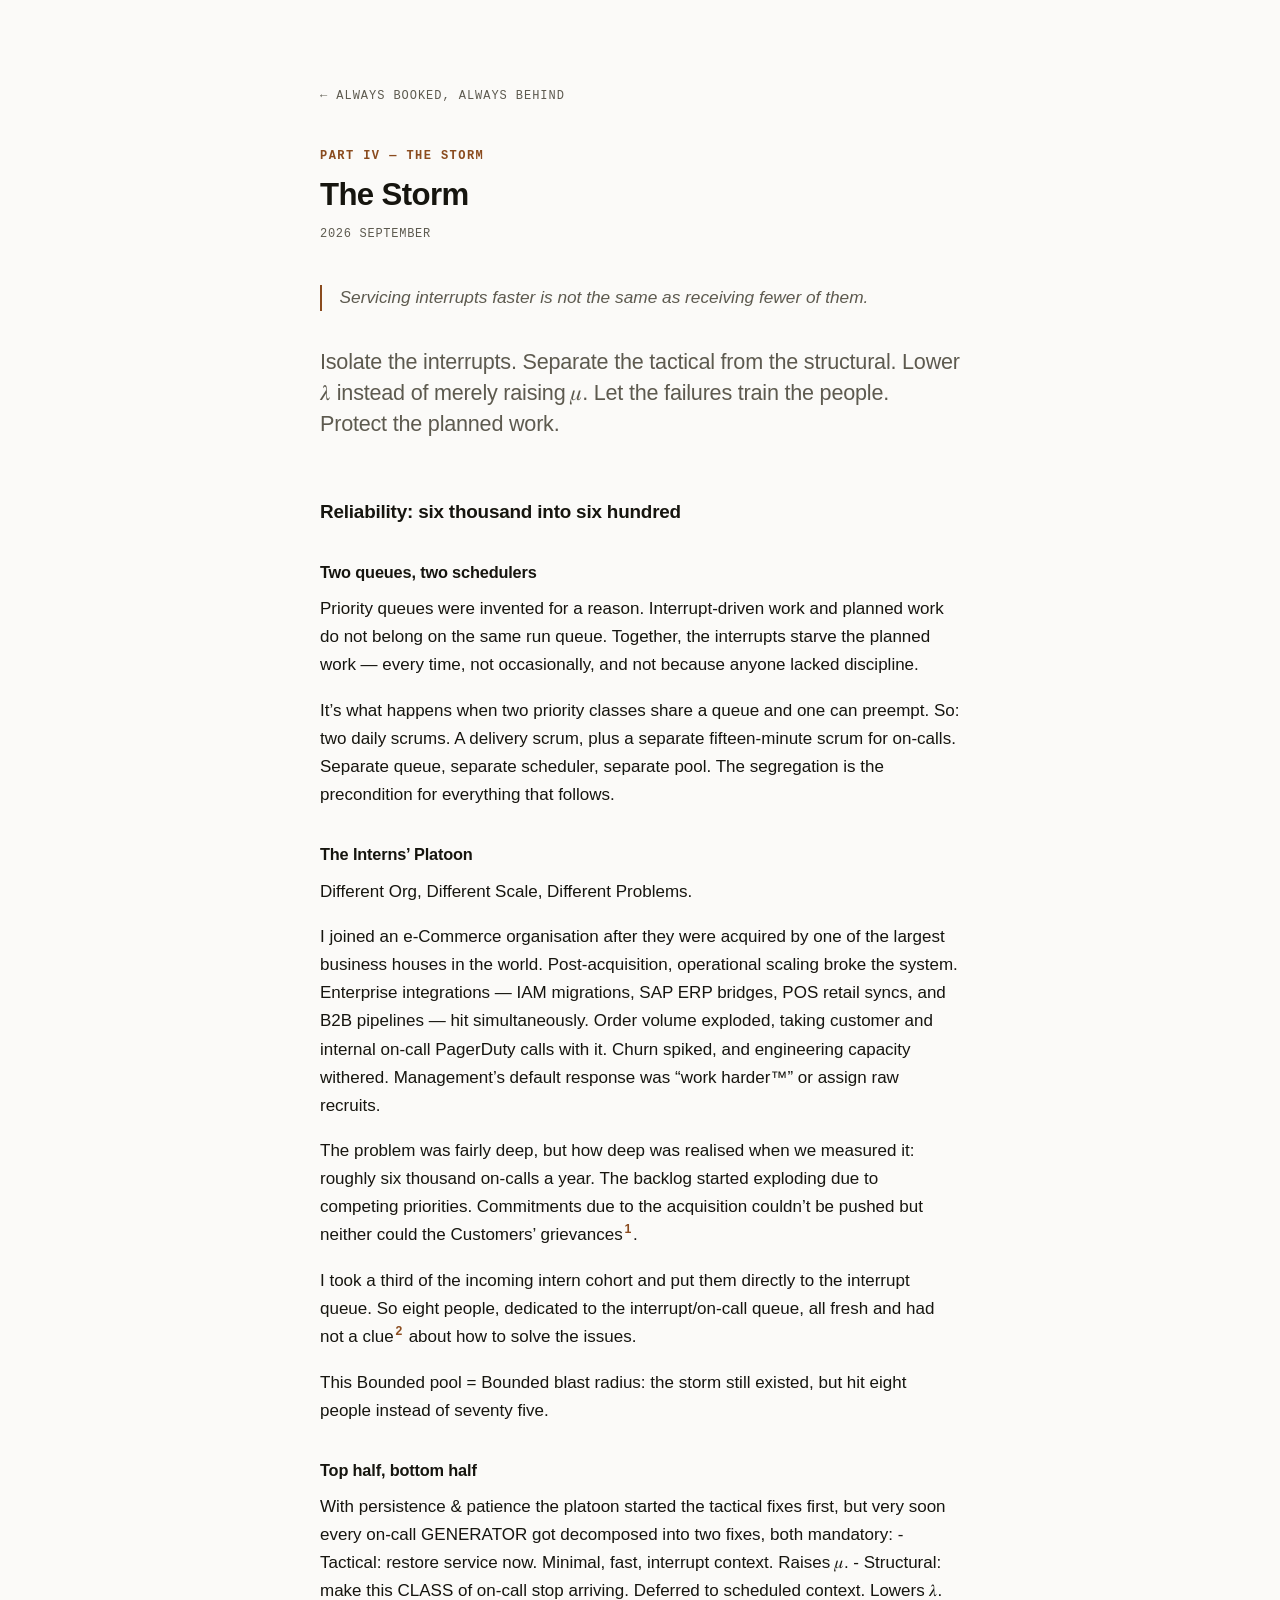
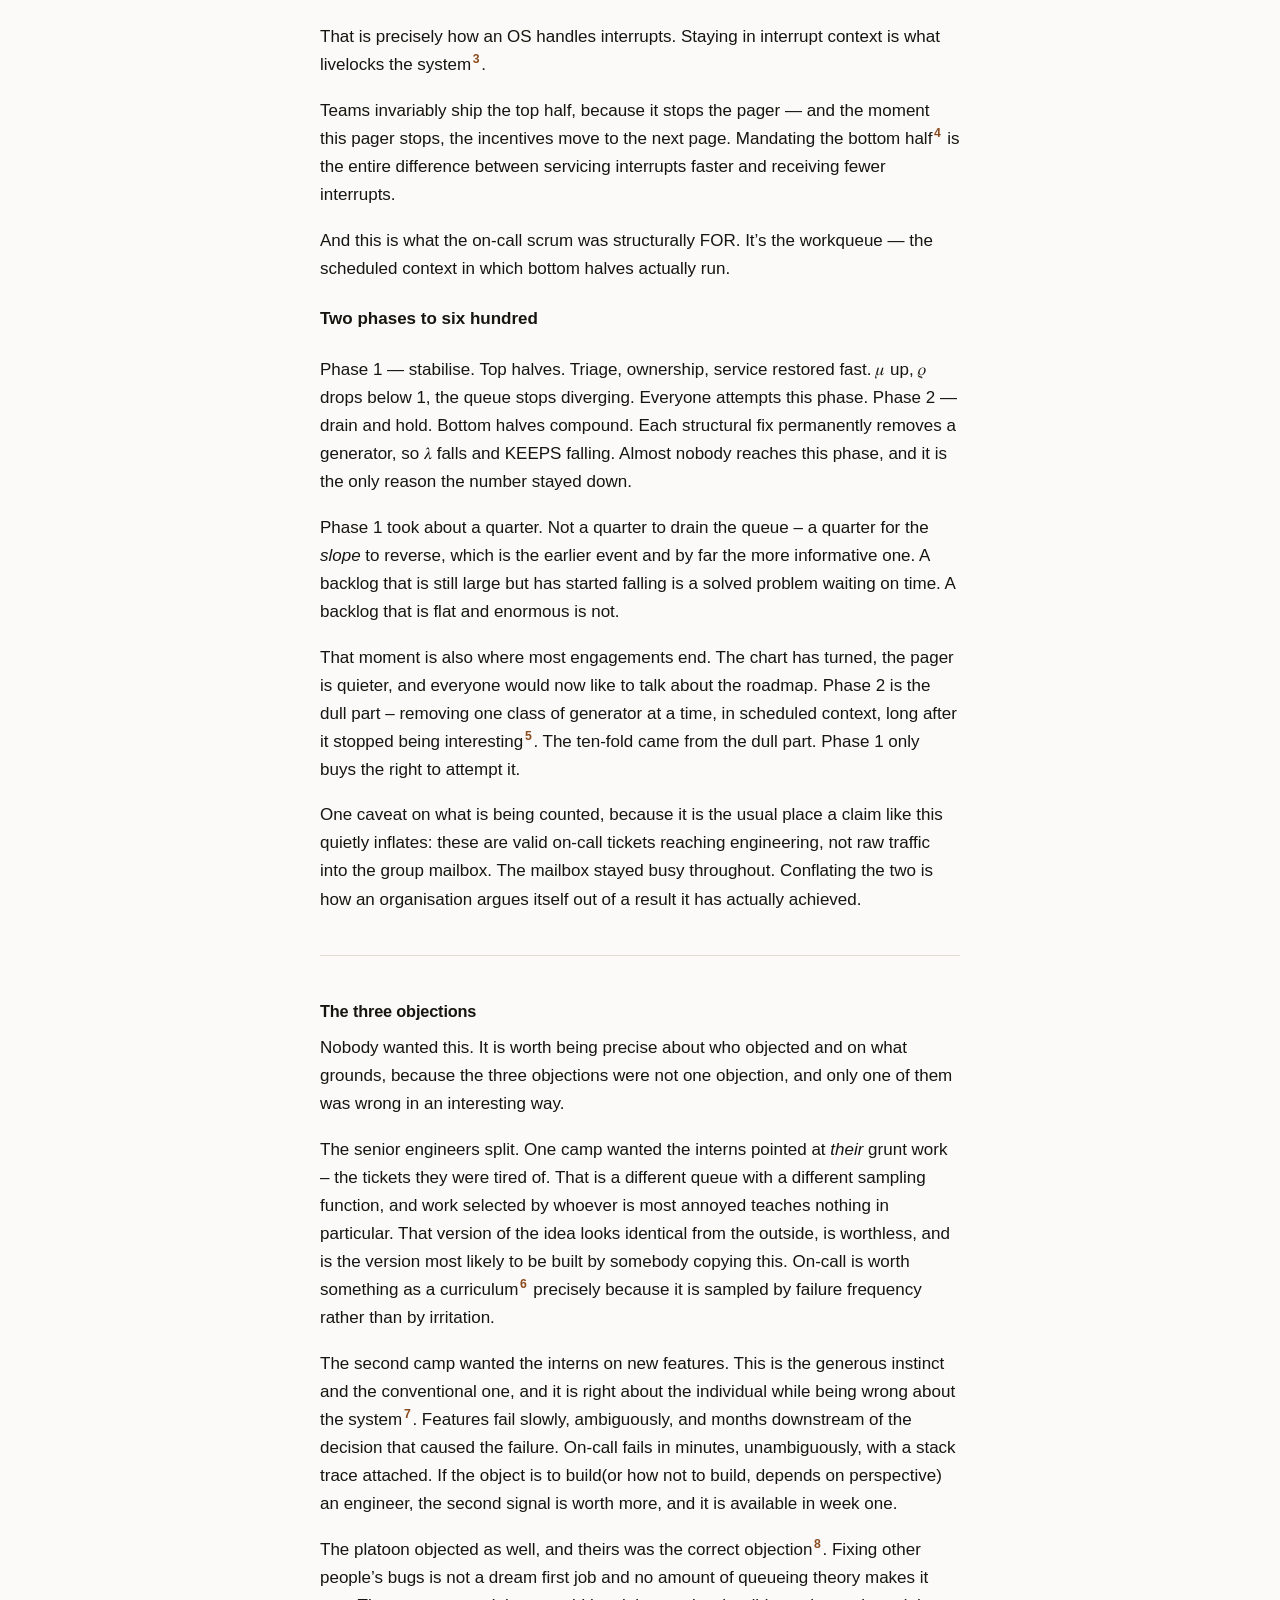
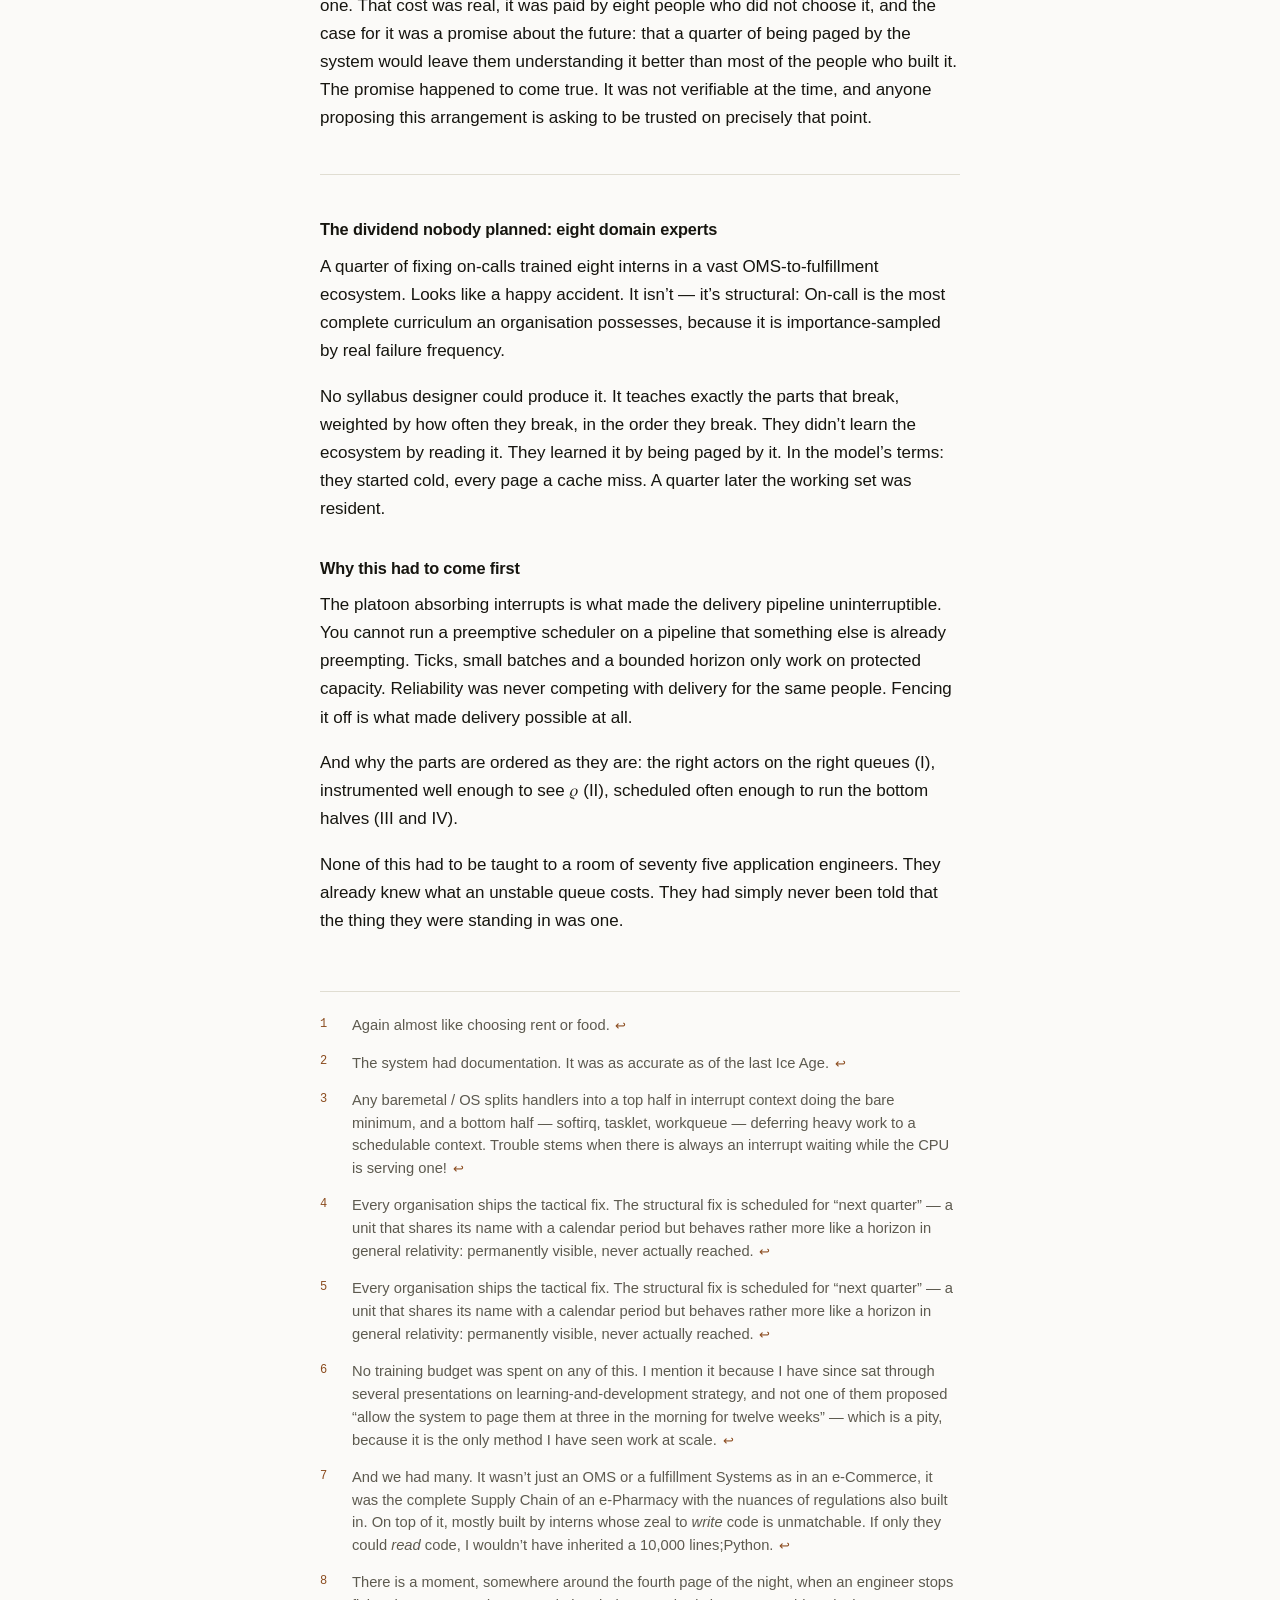
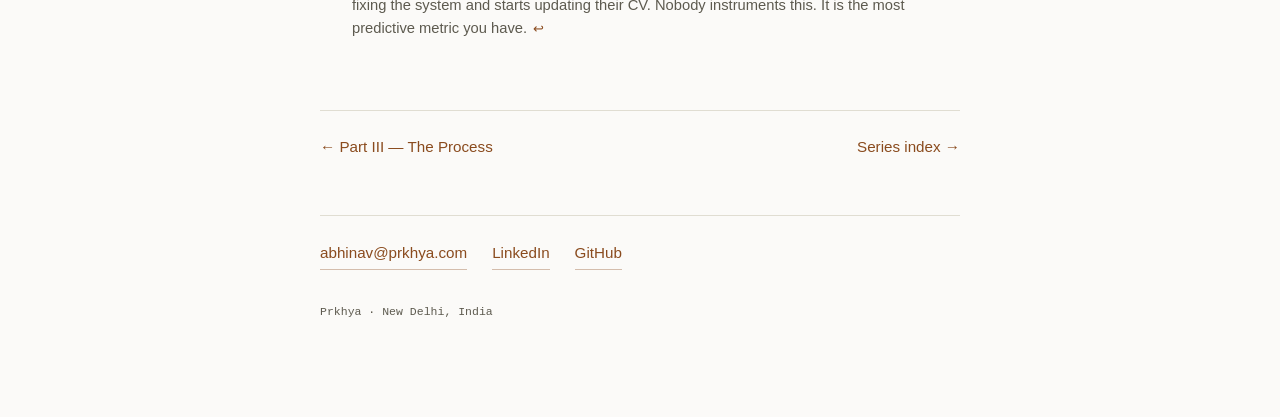
<file: writing/scrum-engineering/storm/index.html>
<!doctype html>
<html lang="en">
<head>
<meta charset="utf-8">
<meta name="viewport" content="width=device-width, initial-scale=1">
<title>The Storm — Always Booked, Always Behind</title>
<meta name="description" content="Isolated interrupts make delivery protectable: six thousand on-calls a year into six hundred, and eight interns into domain experts.">
<meta property="og:title" content="The Storm">
<meta property="og:description" content="Isolated interrupts make delivery protectable: six thousand on-calls a year into six hundred, and eight interns into domain experts.">
<meta property="og:type" content="article">
<link rel="stylesheet" href="/style.css">
</head>
<body>
<div class="wrap article">

  <a class="backlink" href="/writing/scrum-engineering/">← Always Booked, Always Behind</a>

  <header>
    <p class="part-label">Part IV — The Storm</p>
    <h1>The Storm</h1>
    <p class="post-meta">2026 September</p>
    <p class="epigraph">Servicing interrupts faster is not the same as receiving fewer of them.</p>
    <p class="lede">Isolate the interrupts. Separate the tactical from the structural. Lower <em><math display="inline" xmlns="http://www.w3.org/1998/Math/MathML"><semantics><mi>λ</mi><annotation encoding="application/x-tex">\lambda</annotation></semantics></math></em> instead of merely raising <em><math display="inline" xmlns="http://www.w3.org/1998/Math/MathML"><semantics><mi>μ</mi><annotation encoding="application/x-tex">\mu</annotation></semantics></math></em>. Let the failures train the people. Protect the planned work.</p>
  </header>

<h2 id="reliability-six-thousand-into-six-hundred">Reliability: six thousand into six hundred</h2>
<h3 id="two-queues-two-schedulers">Two queues, two schedulers</h3>
<p>Priority queues were invented for a reason. Interrupt-driven work and planned work do not belong on the same run queue.
Together, the interrupts starve the planned work — every time, not occasionally, and not because anyone lacked discipline.</p>
<p>It’s what happens when two priority classes share a queue and one can preempt. So: two daily scrums. A delivery scrum, plus a separate fifteen-minute scrum for on-calls. Separate queue, separate scheduler, separate pool. The segregation is the precondition for everything that follows.</p>
<h3 id="the-interns-platoon">The Interns’ Platoon</h3>
<p>Different Org, Different Scale, Different Problems.</p>
<p>I joined an e-Commerce organisation after they were acquired by one of the largest business houses in the world. Post-acquisition, operational scaling broke the system. Enterprise integrations — IAM migrations, SAP ERP bridges, POS retail syncs, and B2B pipelines — hit simultaneously. Order volume exploded, taking customer and internal on-call PagerDuty calls with it. Churn spiked, and engineering capacity withered. Management’s default response was “work harder™” or assign raw recruits.</p>
<p>The problem was fairly deep, but how deep was realised when we measured it: roughly six thousand on-calls a year. The backlog started exploding due to competing priorities. Commitments due to the acquisition couldn’t be pushed but neither could the Customers’ grievances<a href="#fn1" class="footnote-ref" id="fnref1" role="doc-noteref"><sup>1</sup></a>.</p>
<p>I took a third of the incoming intern cohort and put them directly to the interrupt queue. So eight people, dedicated to the interrupt/on-call queue, all fresh and had not a clue<a href="#fn2" class="footnote-ref" id="fnref2" role="doc-noteref"><sup>2</sup></a> about how to solve the issues.</p>
<p>This Bounded pool = Bounded blast radius: the storm still existed, but hit eight people instead of seventy five.</p>
<h3 id="top-half-bottom-half">Top half, bottom half</h3>
<p>With persistence &amp; patience the platoon started the tactical fixes first, but very soon every on-call GENERATOR got decomposed into two fixes, both mandatory:
- Tactical: restore service now. Minimal, fast, interrupt context. Raises <em><math display="inline" xmlns="http://www.w3.org/1998/Math/MathML"><semantics><mi>μ</mi><annotation encoding="application/x-tex">\mu</annotation></semantics></math></em>.
- Structural: make this CLASS of on-call stop arriving. Deferred to scheduled context.
Lowers <em><math display="inline" xmlns="http://www.w3.org/1998/Math/MathML"><semantics><mi>λ</mi><annotation encoding="application/x-tex">\lambda</annotation></semantics></math></em>.</p>
<p>That is precisely how an OS handles interrupts. Staying in interrupt context is what livelocks the system<a href="#fn3" class="footnote-ref" id="fnref3" role="doc-noteref"><sup>3</sup></a>.</p>
<p>Teams invariably ship the top half, because it stops the pager — and the moment this pager stops, the incentives move to the next page. Mandating the bottom half<a href="#fn4" class="footnote-ref" id="fnref4" role="doc-noteref"><sup>4</sup></a> is the entire difference between servicing interrupts faster and receiving fewer interrupts.</p>
<p>And this is what the on-call scrum was structurally FOR. It’s the workqueue — the scheduled context in which bottom halves actually run.</p>
<h4 id="two-phases-to-six-hundred">Two phases to six hundred</h4>
<p>Phase 1 — stabilise. Top halves. Triage, ownership, service restored fast. <em><math display="inline" xmlns="http://www.w3.org/1998/Math/MathML"><semantics><mi>μ</mi><annotation encoding="application/x-tex">\mu</annotation></semantics></math></em> up, <em><math display="inline" xmlns="http://www.w3.org/1998/Math/MathML"><semantics><mi>ρ</mi><annotation encoding="application/x-tex">\rho</annotation></semantics></math></em> drops below 1, the queue stops diverging. Everyone attempts this phase.
Phase 2 — drain and hold. Bottom halves compound. Each structural fix permanently removes a generator, so <em><math display="inline" xmlns="http://www.w3.org/1998/Math/MathML"><semantics><mi>λ</mi><annotation encoding="application/x-tex">\lambda</annotation></semantics></math></em> falls and KEEPS falling. Almost nobody reaches this phase, and it is the only reason the number stayed down.</p>
<p>Phase 1 took about a quarter. Not a quarter to drain the queue – a quarter for the <em>slope</em> to reverse, which is the earlier event and by far the more informative one. A backlog that is still large but has started falling is a solved problem waiting on time. A backlog that is flat and enormous is not.</p>
<p>That moment is also where most engagements end. The chart has turned, the pager is quieter, and everyone would now like to talk about the roadmap. Phase 2 is the dull part – removing one class of generator at a time, in scheduled context, long after it stopped being interesting<a href="#fn5" class="footnote-ref" id="fnref5" role="doc-noteref"><sup>5</sup></a>. The ten-fold came from the dull part. Phase 1 only buys the right to attempt it.</p>
<p>One caveat on what is being counted, because it is the usual place a claim like this quietly inflates: these are valid on-call tickets reaching engineering, not raw traffic into the group mailbox. The mailbox stayed busy throughout. Conflating the two is how an organisation argues itself out of a result it has actually achieved.</p>
<hr />
<h3 id="the-three-objections">The three objections</h3>
<p>Nobody wanted this. It is worth being precise about who objected and on what grounds, because the three objections were not one objection, and only one of them was wrong in an interesting way.</p>
<p>The senior engineers split. One camp wanted the interns pointed at <em>their</em> grunt work – the tickets they were tired of. That is a different queue with a different sampling function, and work selected by whoever is most annoyed teaches nothing in particular. That version of the idea looks identical from the outside, is worthless, and is the version most likely to be built by somebody copying this. On-call is worth something as a curriculum<a href="#fn6" class="footnote-ref" id="fnref6" role="doc-noteref"><sup>6</sup></a> precisely because it is sampled by failure frequency rather than by irritation.</p>
<p>The second camp wanted the interns on new features. This is the generous instinct and the conventional one, and it is right about the individual while being wrong about the system<a href="#fn7" class="footnote-ref" id="fnref7" role="doc-noteref"><sup>7</sup></a>. Features fail slowly, ambiguously, and months downstream of the decision that caused the failure. On-call fails in minutes, unambiguously, with a stack trace attached. If the object is to build(or how not to build, depends on perspective) an engineer, the second signal is worth more, and it is available in week one.</p>
<p>The platoon objected as well, and theirs was the correct objection<a href="#fn8" class="footnote-ref" id="fnref8" role="doc-noteref"><sup>8</sup></a>. Fixing other people’s bugs is not a dream first job and no amount of queueing theory makes it one. That cost was real, it was paid by eight people who did not choose it, and the case for it was a promise about the future: that a quarter of being paged by the system would leave them understanding it better than most of the people who built it. The promise happened to come true. It was not verifiable at the time, and anyone proposing this arrangement is asking to be trusted on precisely that point.</p>
<hr />
<h3 id="the-dividend-nobody-planned-eight-domain-experts">The dividend nobody planned: eight domain experts</h3>
<p>A quarter of fixing on-calls trained eight interns in a vast OMS-to-fulfillment ecosystem. Looks like a happy accident. It isn’t — it’s structural:
On-call is the most complete curriculum an organisation possesses, because it is importance-sampled by real failure frequency.</p>
<p>No syllabus designer could produce it. It teaches exactly the parts that break, weighted by how often they break, in the order they break. They didn’t learn the ecosystem by reading it. They learned it by being paged by it. In the model’s terms: they started cold, every page a cache miss. A quarter later the working set was resident.</p>
<h3 id="why-this-had-to-come-first">Why this had to come first</h3>
<p>The platoon absorbing interrupts is what made the delivery pipeline uninterruptible. You cannot run a preemptive scheduler on a pipeline that something else is already preempting. Ticks, small batches and a bounded horizon only work on protected capacity. Reliability was never competing with delivery for the same people. Fencing it off is what made delivery possible at all.</p>
<p>And why the parts are ordered as they are: the right actors on the right queues (I), instrumented well enough to see <em><math display="inline" xmlns="http://www.w3.org/1998/Math/MathML"><semantics><mi>ρ</mi><annotation encoding="application/x-tex">\rho</annotation></semantics></math></em> (II), scheduled often enough to run the bottom halves (III and IV).</p>
<p>None of this had to be taught to a room of seventy five application engineers. They already knew what an unstable queue costs. They had simply never been told that the thing they were standing in was one.</p>
<section id="footnotes" class="footnotes footnotes-end-of-document" role="doc-endnotes">
<hr />
<ol>
<li id="fn1"><p>Again almost like choosing rent or food.<a href="#fnref1" class="footnote-back" role="doc-backlink">↩︎</a></p></li>
<li id="fn2"><p>The system had documentation. It was as accurate as of the last Ice Age.<a href="#fnref2" class="footnote-back" role="doc-backlink">↩︎</a></p></li>
<li id="fn3"><p>Any baremetal / OS splits handlers into a top half in interrupt context doing the bare minimum, and a bottom half — softirq, tasklet, workqueue — deferring heavy work to a schedulable context. Trouble stems when there is always an interrupt waiting while the CPU is serving one!<a href="#fnref3" class="footnote-back" role="doc-backlink">↩︎</a></p></li>
<li id="fn4"><p>Every organisation ships the tactical fix. The structural fix is scheduled for “next quarter” — a unit that shares its name with a calendar period but behaves rather more like a horizon in general relativity: permanently visible, never actually reached.<a href="#fnref4" class="footnote-back" role="doc-backlink">↩︎</a></p></li>
<li id="fn5"><p>Every organisation ships the tactical fix. The structural fix is scheduled for “next quarter” — a unit that shares its name with a calendar period but behaves rather more like a horizon in general relativity: permanently visible, never actually reached.<a href="#fnref5" class="footnote-back" role="doc-backlink">↩︎</a></p></li>
<li id="fn6"><p>No training budget was spent on any of this. I mention it because I have since sat through several presentations on learning-and-development strategy, and not one of them proposed “allow the system to page them at three in the morning for twelve weeks” — which is a pity, because it is the only method I have seen work at scale.<a href="#fnref6" class="footnote-back" role="doc-backlink">↩︎</a></p></li>
<li id="fn7"><p>And we had many. It wasn’t just an OMS or a fulfillment Systems as in an e-Commerce, it was the complete Supply Chain of an e-Pharmacy with the nuances of regulations also built in. On top of it, mostly built by interns whose zeal to <em>write</em> code is unmatchable. If only they could <em>read</em> code, I wouldn’t have inherited a 10,000 lines;Python.<a href="#fnref7" class="footnote-back" role="doc-backlink">↩︎</a></p></li>
<li id="fn8"><p>There is a moment, somewhere around the fourth page of the night, when an engineer stops fixing the system and starts updating their CV. Nobody instruments this. It is the most predictive metric you have.<a href="#fnref8" class="footnote-back" role="doc-backlink">↩︎</a></p></li>
</ol>
</section>

  <nav class="series-nav">
    <a class="prev" href="/writing/scrum-engineering/process/">Part III — The Process</a>
    <a class="next" href="/writing/scrum-engineering/">Series index</a>
  </nav>

  <footer>
    <a href="mailto:abhinav@prkhya.com">abhinav@prkhya.com</a>
    <a href="https://linkedin.com/in/kryochronic">LinkedIn</a>
    <a href="https://github.com/kryochronic">GitHub</a>
    <p class="colophon">Prkhya · New Delhi, India</p>
  </footer>

</div>
</body>
</html>
</file>
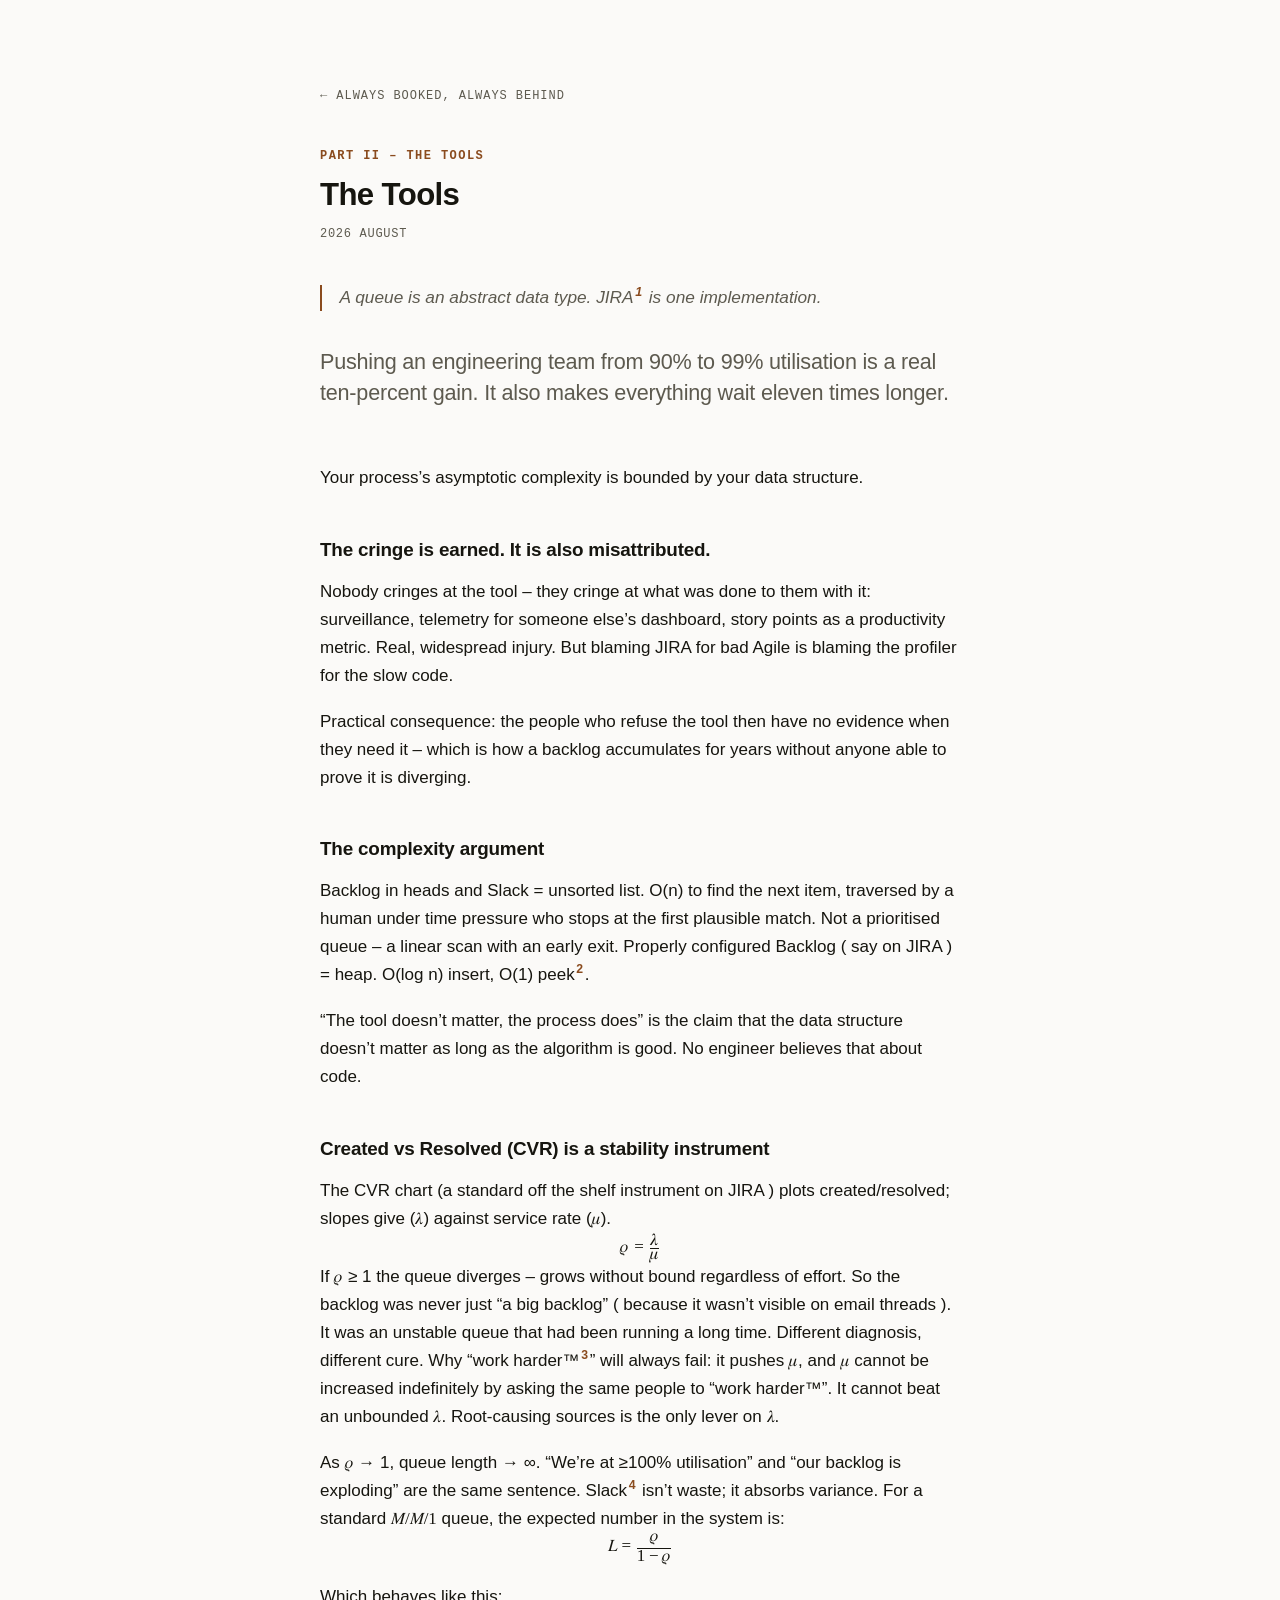
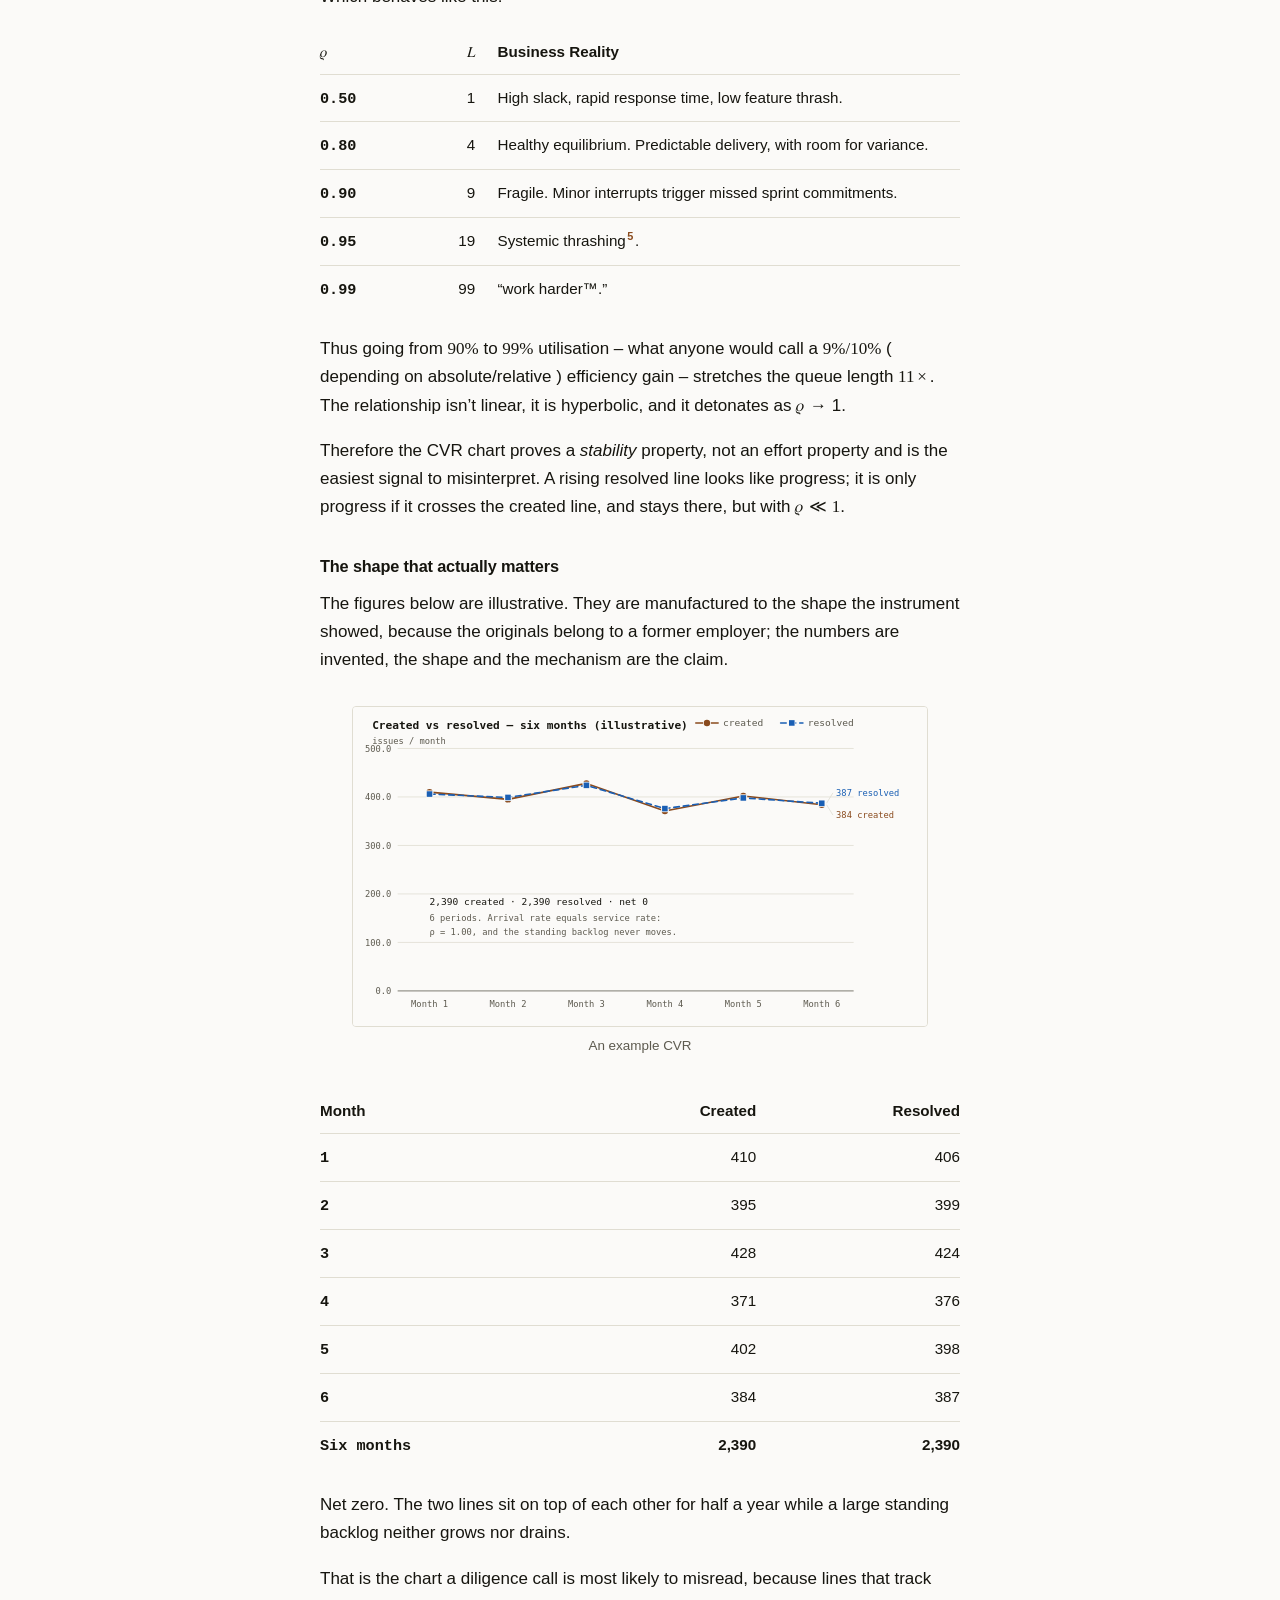
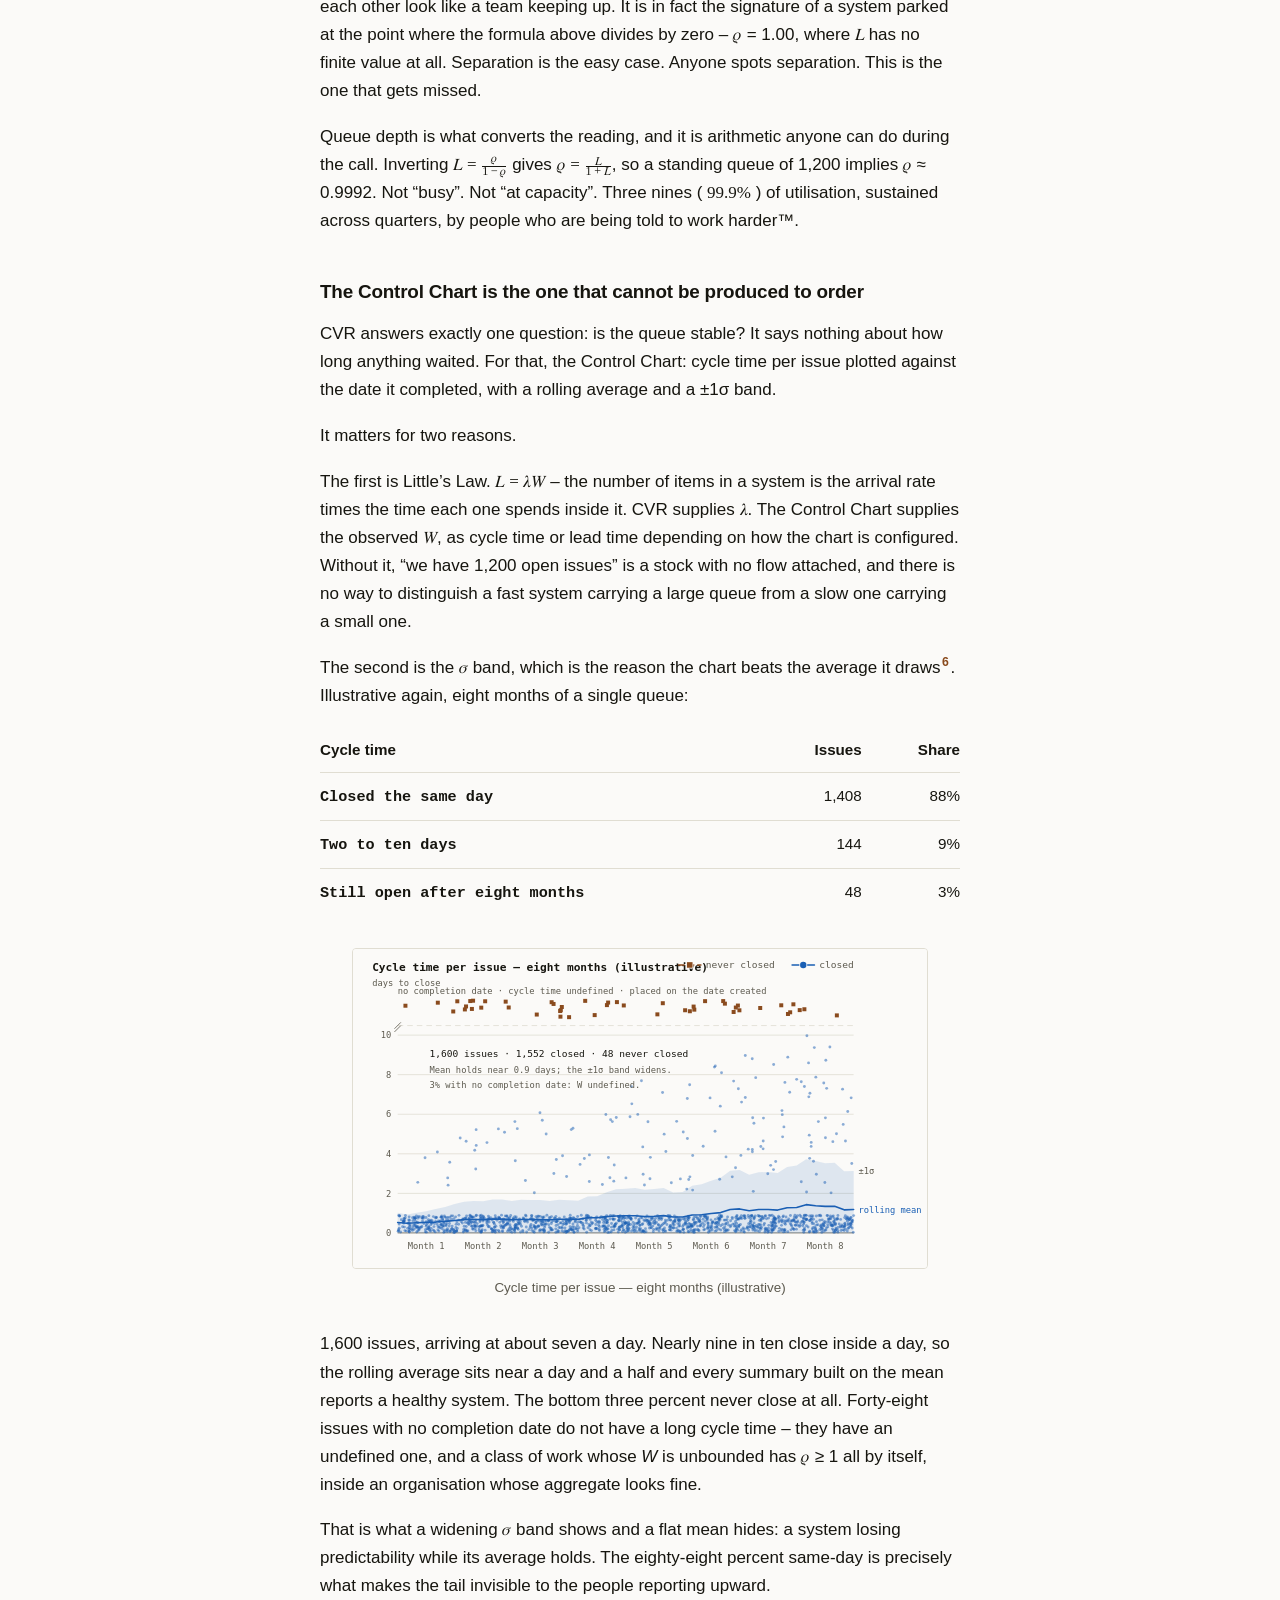
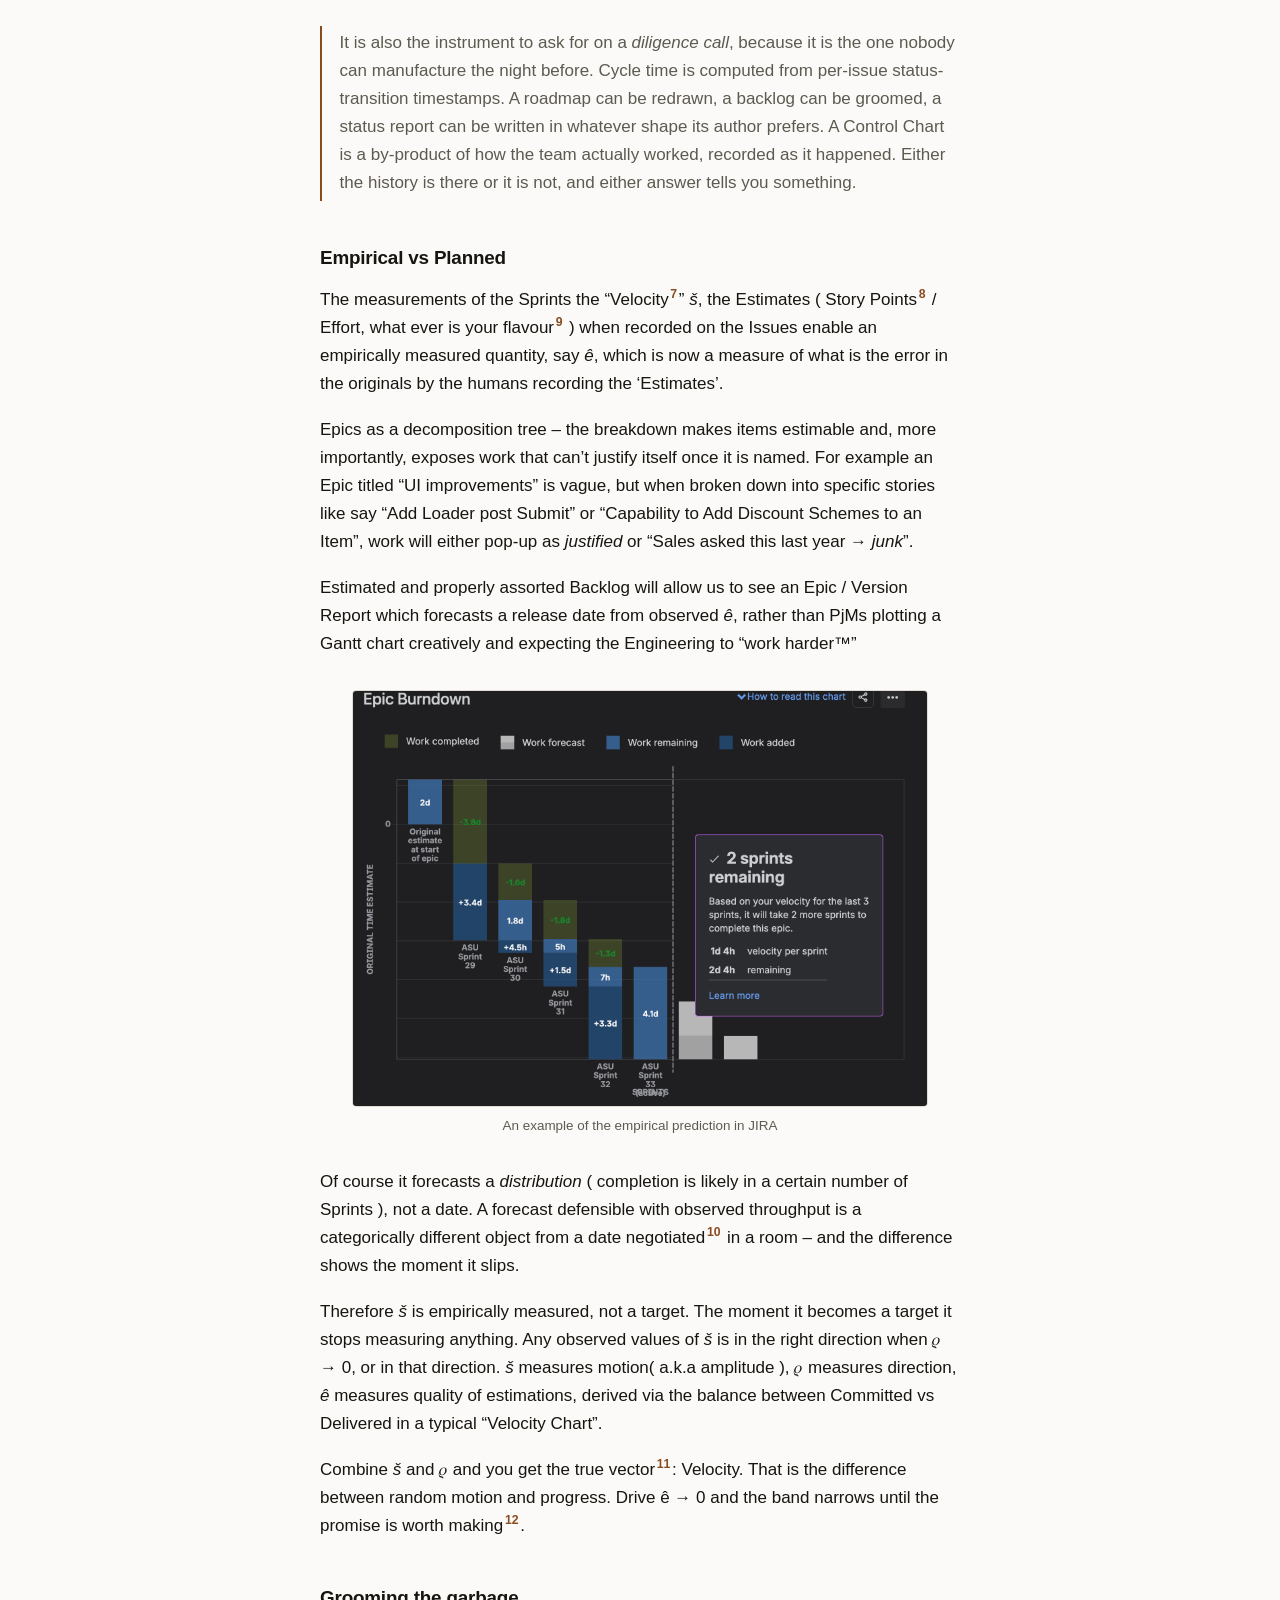
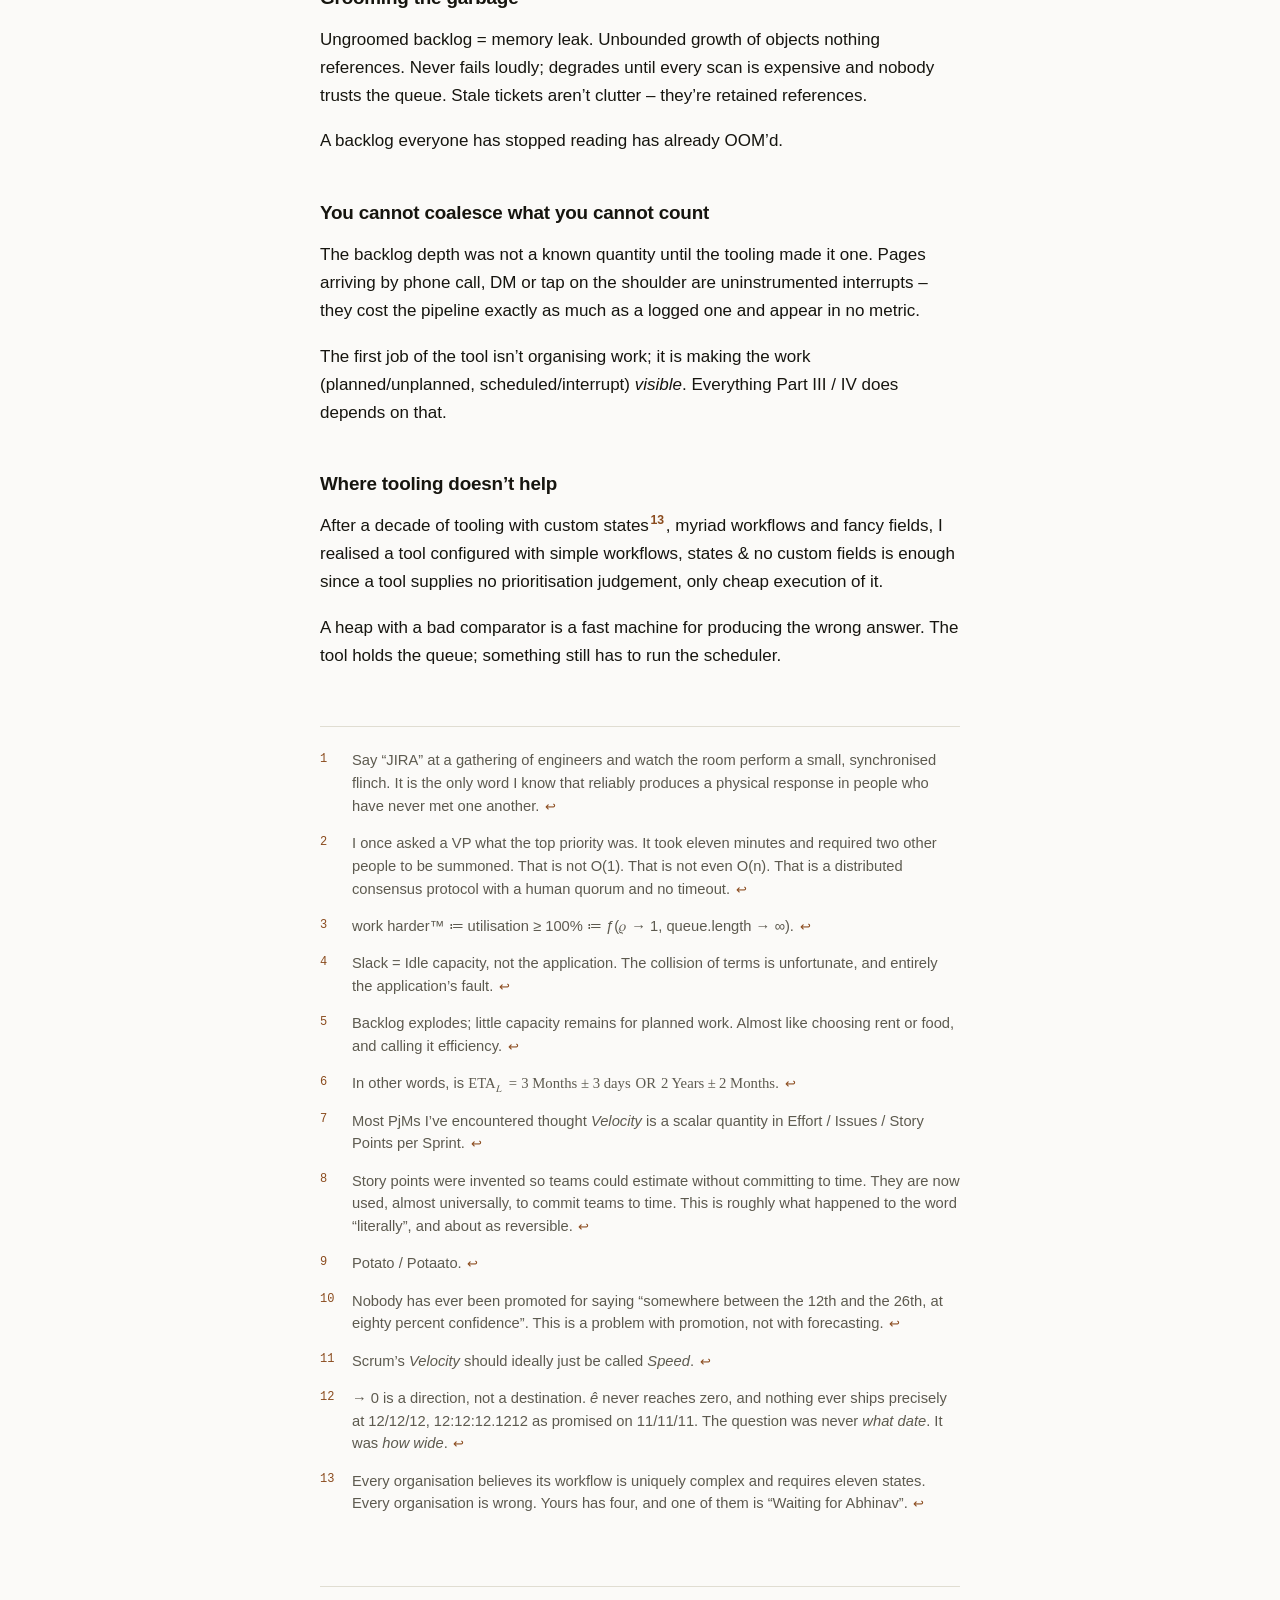
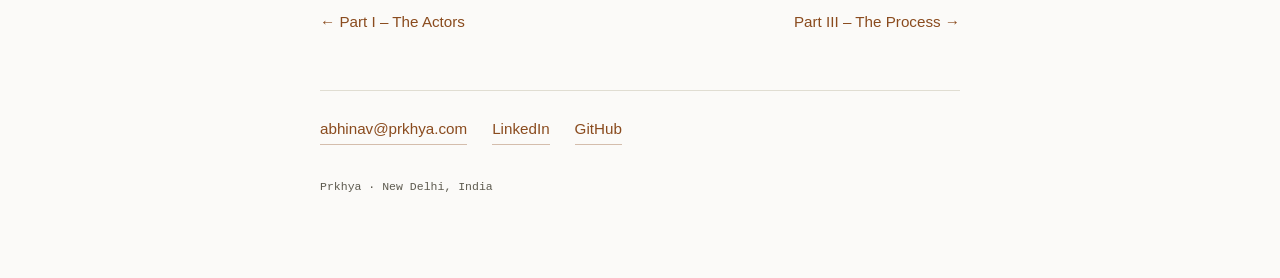
<file: writing/scrum-engineering/tools/index.html>
<!doctype html>
<html lang="en">
<head>
<meta charset="utf-8">
<meta name="viewport" content="width=device-width, initial-scale=1">
<title>The Tools — Always Booked, Always Behind</title>
<meta name="description" content="Measurability of a process is bound by the Data Structure that represents it.">
<meta property="og:title" content="The Tools">
<meta property="og:description" content="Measurability of a process is bound by the Data Structure that represents it.">
<meta property="og:type" content="article">
<link rel="stylesheet" href="/style.css">
</head>
<body>
<div class="wrap article">

  <a class="backlink" href="/writing/scrum-engineering/">← Always Booked, Always Behind</a>

  <header>
    <p class="part-label">Part II – The Tools</p>
    <h1>The Tools</h1>
    <p class="post-meta">2026 August</p>
    <p class="epigraph">A queue is an abstract data type. JIRA<a href="#fn1" class="footnote-ref" id="fnref1" role="doc-noteref"><sup>1</sup></a> is one implementation.</p>
    <p class="lede">Pushing an engineering team from 90% to 99% utilisation is a real ten-percent gain. It also makes everything wait eleven times longer.</p>
  </header>

<p>Your process’s asymptotic complexity is bounded by your data structure.</p>
<h2 id="the-cringe-is-earned.-it-is-also-misattributed.">The cringe is earned. It is also misattributed.</h2>
<p>Nobody cringes at the tool – they cringe at what was done to them with it: surveillance, telemetry for someone else’s dashboard, story points as a productivity metric. Real, widespread injury. But blaming JIRA for bad Agile is blaming the profiler for the slow code.</p>
<p>Practical consequence: the people who refuse the tool then have no evidence when they need it – which is how a backlog accumulates for years without anyone able to prove it is diverging.</p>
<h2 id="the-complexity-argument">The complexity argument</h2>
<p>Backlog in heads and Slack = unsorted list. O(n) to find the next item, traversed by a human under time pressure who stops at the first plausible match. Not a prioritised queue – a linear scan with an early exit.
Properly configured Backlog ( say on JIRA ) = heap. O(log n) insert, O(1) peek<a href="#fn2" class="footnote-ref" id="fnref2" role="doc-noteref"><sup>2</sup></a>.</p>
<p>“The tool doesn’t matter, the process does” is the claim that the data structure doesn’t matter as long as the algorithm is good. No engineer believes that about code.</p>
<h2 id="created-vs-resolved-cvr-is-a-stability-instrument">Created vs Resolved (CVR) is a stability instrument</h2>
<p>The CVR chart (a standard off the shelf instrument on JIRA ) plots created/resolved; slopes give (<em><math display="inline" xmlns="http://www.w3.org/1998/Math/MathML"><semantics><mi>λ</mi><annotation encoding="application/x-tex">\lambda</annotation></semantics></math></em>) against service rate (<em><math display="inline" xmlns="http://www.w3.org/1998/Math/MathML"><semantics><mi>μ</mi><annotation encoding="application/x-tex">\mu</annotation></semantics></math></em>).
<math display="block" xmlns="http://www.w3.org/1998/Math/MathML"><semantics><mrow><mi>ρ</mi><mo>=</mo><mfrac><mi>λ</mi><mi>μ</mi></mfrac></mrow><annotation encoding="application/x-tex">\rho = \frac{\lambda}{\mu}</annotation></semantics></math>
If <em><math display="inline" xmlns="http://www.w3.org/1998/Math/MathML"><semantics><mi>ρ</mi><annotation encoding="application/x-tex">\rho</annotation></semantics></math></em> ≥ 1 the queue diverges – grows without bound regardless of effort.
So the backlog was never just “a big backlog” ( because it wasn’t visible on email threads ). It was an unstable queue that had been running a long time. Different diagnosis, different cure.
Why “work harder™<a href="#fn3" class="footnote-ref" id="fnref3" role="doc-noteref"><sup>3</sup></a>” will always fail: it pushes <em><math display="inline" xmlns="http://www.w3.org/1998/Math/MathML"><semantics><mi>μ</mi><annotation encoding="application/x-tex">\mu</annotation></semantics></math></em>, and <em><math display="inline" xmlns="http://www.w3.org/1998/Math/MathML"><semantics><mi>μ</mi><annotation encoding="application/x-tex">\mu</annotation></semantics></math></em> cannot be increased indefinitely by asking the same people to “work harder™”. It cannot beat an unbounded <em><math display="inline" xmlns="http://www.w3.org/1998/Math/MathML"><semantics><mi>λ</mi><annotation encoding="application/x-tex">\lambda</annotation></semantics></math></em>. Root-causing sources is the only lever on <em><math display="inline" xmlns="http://www.w3.org/1998/Math/MathML"><semantics><mi>λ</mi><annotation encoding="application/x-tex">\lambda</annotation></semantics></math></em>.</p>
<p>As <em><math display="inline" xmlns="http://www.w3.org/1998/Math/MathML"><semantics><mi>ρ</mi><annotation encoding="application/x-tex">\rho</annotation></semantics></math></em> → 1, queue length → ∞. “We’re at ≥100% utilisation” and “our backlog is exploding” are the same sentence. Slack<a href="#fn4" class="footnote-ref" id="fnref4" role="doc-noteref"><sup>4</sup></a> isn’t waste; it absorbs variance. For a standard <em><math display="inline" xmlns="http://www.w3.org/1998/Math/MathML"><semantics><mrow><mi>M</mi><mi>/</mi><mi>M</mi><mi>/</mi><mn>1</mn></mrow><annotation encoding="application/x-tex">M/M/1</annotation></semantics></math></em> queue, the expected number in the system is:
<math display="block" xmlns="http://www.w3.org/1998/Math/MathML"><semantics><mrow><mi>L</mi><mo>=</mo><mfrac><mi>ρ</mi><mrow><mn>1</mn><mo>−</mo><mi>ρ</mi></mrow></mfrac></mrow><annotation encoding="application/x-tex">L = \frac{\rho}{1-\rho}</annotation></semantics></math></p>
<p>Which behaves like this:</p>
<table>
<colgroup>
<col style="width: 12%" />
<col style="width: 12%" />
<col style="width: 75%" />
</colgroup>
<thead>
<tr>
<th style="text-align: left;"><em><math display="inline" xmlns="http://www.w3.org/1998/Math/MathML"><semantics><mi>ρ</mi><annotation encoding="application/x-tex">\rho</annotation></semantics></math></em></th>
<th style="text-align: right;"><em><math display="inline" xmlns="http://www.w3.org/1998/Math/MathML"><semantics><mi>L</mi><annotation encoding="application/x-tex">L</annotation></semantics></math></em></th>
<th style="text-align: left;">Business Reality</th>
</tr>
</thead>
<tbody>
<tr>
<td style="text-align: left;">0.50</td>
<td style="text-align: right;">1</td>
<td style="text-align: left;">High slack, rapid response time, low feature thrash.</td>
</tr>
<tr>
<td style="text-align: left;">0.80</td>
<td style="text-align: right;">4</td>
<td style="text-align: left;">Healthy equilibrium. Predictable delivery, with room for variance.</td>
</tr>
<tr>
<td style="text-align: left;">0.90</td>
<td style="text-align: right;">9</td>
<td style="text-align: left;">Fragile. Minor interrupts trigger missed sprint commitments.</td>
</tr>
<tr>
<td style="text-align: left;">0.95</td>
<td style="text-align: right;">19</td>
<td style="text-align: left;">Systemic thrashing<a href="#fn5" class="footnote-ref" id="fnref5" role="doc-noteref"><sup>5</sup></a>.</td>
</tr>
<tr>
<td style="text-align: left;">0.99</td>
<td style="text-align: right;">99</td>
<td style="text-align: left;">“work harder™.”</td>
</tr>
</tbody>
</table>
<p>Thus going from <em><math display="inline" xmlns="http://www.w3.org/1998/Math/MathML"><semantics><mrow><mn>90</mn><mi>%</mi></mrow><annotation encoding="application/x-tex">90\%</annotation></semantics></math></em> to <em><math display="inline" xmlns="http://www.w3.org/1998/Math/MathML"><semantics><mrow><mn>99</mn><mi>%</mi></mrow><annotation encoding="application/x-tex">99\%</annotation></semantics></math></em> utilisation – what anyone would call a <em><math display="inline" xmlns="http://www.w3.org/1998/Math/MathML"><semantics><mrow><mn>9</mn><mi>%</mi><mi>/</mi><mn>10</mn><mi>%</mi></mrow><annotation encoding="application/x-tex">9\%/10\%</annotation></semantics></math></em> ( depending on absolute/relative ) efficiency gain – stretches the queue length <em><math display="inline" xmlns="http://www.w3.org/1998/Math/MathML"><semantics><mrow><mn>11</mn><mo>×</mo></mrow><annotation encoding="application/x-tex">11×</annotation></semantics></math></em>. The relationship isn’t linear, it is hyperbolic, and it detonates as <em><math display="inline" xmlns="http://www.w3.org/1998/Math/MathML"><semantics><mi>ρ</mi><annotation encoding="application/x-tex">\rho</annotation></semantics></math></em> → 1.</p>
<p>Therefore the CVR chart proves a <em>stability</em> property, not an effort property and is the easiest signal to misinterpret. A rising resolved line looks like progress; it is only progress if it crosses the created line, and stays there, but with <em><math display="inline" xmlns="http://www.w3.org/1998/Math/MathML"><semantics><mrow><mi>ρ</mi><mo>≪</mo><mn>1</mn></mrow><annotation encoding="application/x-tex">\rho \ll 1</annotation></semantics></math></em>.</p>
<h3 id="the-shape-that-actually-matters">The shape that actually matters</h3>
<p>The figures below are illustrative. They are manufactured to the shape the instrument showed, because the originals belong to a former employer; the numbers are invented, the shape and the mechanism are the claim.</p>
<figure>
<img src="../img/created-vs-resolved.svg" alt="An example CVR" />
<figcaption aria-hidden="true">An example CVR</figcaption>
</figure>
<table>
<thead>
<tr>
<th style="text-align: left;">Month</th>
<th style="text-align: right;">Created</th>
<th style="text-align: right;">Resolved</th>
</tr>
</thead>
<tbody>
<tr>
<td style="text-align: left;">1</td>
<td style="text-align: right;">410</td>
<td style="text-align: right;">406</td>
</tr>
<tr>
<td style="text-align: left;">2</td>
<td style="text-align: right;">395</td>
<td style="text-align: right;">399</td>
</tr>
<tr>
<td style="text-align: left;">3</td>
<td style="text-align: right;">428</td>
<td style="text-align: right;">424</td>
</tr>
<tr>
<td style="text-align: left;">4</td>
<td style="text-align: right;">371</td>
<td style="text-align: right;">376</td>
</tr>
<tr>
<td style="text-align: left;">5</td>
<td style="text-align: right;">402</td>
<td style="text-align: right;">398</td>
</tr>
<tr>
<td style="text-align: left;">6</td>
<td style="text-align: right;">384</td>
<td style="text-align: right;">387</td>
</tr>
<tr>
<td style="text-align: left;"><strong>Six months</strong></td>
<td style="text-align: right;"><strong>2,390</strong></td>
<td style="text-align: right;"><strong>2,390</strong></td>
</tr>
</tbody>
</table>
<p>Net zero. The two lines sit on top of each other for half a year while a large standing backlog neither grows nor drains.</p>
<p>That is the chart a diligence call is most likely to misread, because lines that track each other look like a team keeping up. It is in fact the signature of a system parked at the point where the formula above divides by zero – <em><math display="inline" xmlns="http://www.w3.org/1998/Math/MathML"><semantics><mi>ρ</mi><annotation encoding="application/x-tex">\rho</annotation></semantics></math></em> = 1.00, where <em><math display="inline" xmlns="http://www.w3.org/1998/Math/MathML"><semantics><mi>L</mi><annotation encoding="application/x-tex">L</annotation></semantics></math></em> has no finite value at all. Separation is the easy case. Anyone spots separation. This is the one that gets missed.</p>
<p>Queue depth is what converts the reading, and it is arithmetic anyone can do during the call. Inverting <math display="inline" xmlns="http://www.w3.org/1998/Math/MathML"><semantics><mrow><mi>L</mi><mo>=</mo><mfrac><mi>ρ</mi><mrow><mn>1</mn><mo>−</mo><mi>ρ</mi></mrow></mfrac></mrow><annotation encoding="application/x-tex">L = \frac{\rho}{1-\rho}</annotation></semantics></math> gives <math display="inline" xmlns="http://www.w3.org/1998/Math/MathML"><semantics><mrow><mi>ρ</mi><mo>=</mo><mfrac><mi>L</mi><mrow><mn>1</mn><mo>+</mo><mi>L</mi></mrow></mfrac></mrow><annotation encoding="application/x-tex">\rho = \frac{L}{1+L}</annotation></semantics></math>, so a standing queue of 1,200 implies <em><math display="inline" xmlns="http://www.w3.org/1998/Math/MathML"><semantics><mi>ρ</mi><annotation encoding="application/x-tex">\rho</annotation></semantics></math></em> ≈ 0.9992. Not “busy”. Not “at capacity”. Three nines ( <em><math display="inline" xmlns="http://www.w3.org/1998/Math/MathML"><semantics><mrow><mn>99.9</mn><mi>%</mi></mrow><annotation encoding="application/x-tex">99.9 \%</annotation></semantics></math></em> ) of utilisation, sustained across quarters, by people who are being told to work harder™.</p>
<h2 id="the-control-chart-is-the-one-that-cannot-be-produced-to-order">The Control Chart is the one that cannot be produced to order</h2>
<p>CVR answers exactly one question: is the queue stable? It says nothing about how long anything waited. For that, the Control Chart: cycle time per issue plotted against the date it completed, with a rolling average and a ±1σ band.</p>
<p>It matters for two reasons.</p>
<p>The first is Little’s Law. <math display="inline" xmlns="http://www.w3.org/1998/Math/MathML"><semantics><mrow><mi>L</mi><mo>=</mo><mi>λ</mi><mi>W</mi></mrow><annotation encoding="application/x-tex">L = \lambda W</annotation></semantics></math> – the number of items in a system is the arrival rate times the time each one spends inside it. CVR supplies <em><math display="inline" xmlns="http://www.w3.org/1998/Math/MathML"><semantics><mi>λ</mi><annotation encoding="application/x-tex">\lambda</annotation></semantics></math></em>. The Control Chart supplies the observed <em><math display="inline" xmlns="http://www.w3.org/1998/Math/MathML"><semantics><mi>W</mi><annotation encoding="application/x-tex">W</annotation></semantics></math></em>, as cycle time or lead time depending on how the chart is configured. Without it, “we have 1,200 open issues” is a stock with no flow attached, and there is no way to distinguish a fast system carrying a large queue from a slow one carrying a small one.</p>
<p>The second is the <em><math display="inline" xmlns="http://www.w3.org/1998/Math/MathML"><semantics><mi>σ</mi><annotation encoding="application/x-tex">\sigma</annotation></semantics></math></em> band, which is the reason the chart beats the average it draws<a href="#fn6" class="footnote-ref" id="fnref6" role="doc-noteref"><sup>6</sup></a>. Illustrative again, eight months of a single queue:</p>
<table>
<thead>
<tr>
<th style="text-align: left;">Cycle time</th>
<th style="text-align: right;">Issues</th>
<th style="text-align: right;">Share</th>
</tr>
</thead>
<tbody>
<tr>
<td style="text-align: left;">Closed the same day</td>
<td style="text-align: right;">1,408</td>
<td style="text-align: right;">88%</td>
</tr>
<tr>
<td style="text-align: left;">Two to ten days</td>
<td style="text-align: right;">144</td>
<td style="text-align: right;">9%</td>
</tr>
<tr>
<td style="text-align: left;">Still open after eight months</td>
<td style="text-align: right;">48</td>
<td style="text-align: right;">3%</td>
</tr>
</tbody>
</table>
<figure>
<img src="../img/control-chart.svg" alt="Cycle time per issue — eight months (illustrative)" />
<figcaption aria-hidden="true">Cycle time per issue — eight months (illustrative)</figcaption>
</figure>
<p>1,600 issues, arriving at about seven a day. Nearly nine in ten close inside a day, so the rolling average sits near a day and a half and every summary built on the mean reports a healthy system. The bottom three percent never close at all. Forty-eight issues with no completion date do not have a long cycle time – they have an undefined one, and a class of work whose <em>W</em> is unbounded has <em><math display="inline" xmlns="http://www.w3.org/1998/Math/MathML"><semantics><mi>ρ</mi><annotation encoding="application/x-tex">\rho</annotation></semantics></math></em> ≥ 1 all by itself, inside an organisation whose aggregate looks fine.</p>
<p>That is what a widening <em><math display="inline" xmlns="http://www.w3.org/1998/Math/MathML"><semantics><mi>σ</mi><annotation encoding="application/x-tex">\sigma</annotation></semantics></math></em> band shows and a flat mean hides: a system losing predictability while its average holds. The eighty-eight percent same-day is precisely what makes the tail invisible to the people reporting upward.</p>
<blockquote>
<p>It is also the instrument to ask for on a <em>diligence call</em>, because it is the one nobody can manufacture the night before. Cycle time is computed from per-issue status-transition timestamps. A roadmap can be redrawn, a backlog can be groomed, a status report can be written in whatever shape its author prefers. A Control Chart is a by-product of how the team actually worked, recorded as it happened. Either the history is there or it is not, and either answer tells you something.</p>
</blockquote>
<h2 id="empirical-vs-planned">Empirical vs Planned</h2>
<p>The measurements of the Sprints the “Velocity<a href="#fn7" class="footnote-ref" id="fnref7" role="doc-noteref"><sup>7</sup></a>” <em>š</em>, the Estimates ( Story Points<a href="#fn8" class="footnote-ref" id="fnref8" role="doc-noteref"><sup>8</sup></a> / Effort, what ever is your flavour<a href="#fn9" class="footnote-ref" id="fnref9" role="doc-noteref"><sup>9</sup></a> ) when recorded on the Issues enable an empirically measured quantity, say <em>ê</em>, which is now a measure of what is the error in the originals by the humans recording the ‘Estimates’.</p>
<p>Epics as a decomposition tree – the breakdown makes items estimable and, more importantly, exposes work that can’t justify itself once it is named. For example an Epic titled “UI improvements” is vague, but when broken down into specific stories like say “Add Loader post Submit” or “Capability to Add Discount Schemes to an Item”, work will either pop-up as <em>justified</em> or “Sales asked this last year → <em>junk</em>”.</p>
<p>Estimated and properly assorted Backlog will allow us to see an Epic / Version Report which forecasts a release date from observed <em>ê</em>, rather than PjMs plotting a Gantt chart creatively and expecting the Engineering to “work harder™”</p>
<figure>
<img src="../img/example-epic-burndown.png" alt="An example of the empirical prediction in JIRA" />
<figcaption aria-hidden="true">An example of the empirical prediction in JIRA</figcaption>
</figure>
<p>Of course it forecasts a <em>distribution</em> ( completion is likely in a certain number of Sprints ), not a date. A forecast defensible with observed throughput is a categorically different object from a date negotiated<a href="#fn10" class="footnote-ref" id="fnref10" role="doc-noteref"><sup>10</sup></a> in a room – and the difference shows the moment it slips.</p>
<p>Therefore <em>š</em> is empirically measured, not a target. The moment it becomes a target it stops measuring anything. Any observed values of <em>š</em> is in the right direction when <em><math display="inline" xmlns="http://www.w3.org/1998/Math/MathML"><semantics><mi>ρ</mi><annotation encoding="application/x-tex">\rho</annotation></semantics></math></em> → 0, or in that direction. <em>š</em> measures motion( a.k.a amplitude ), <em><math display="inline" xmlns="http://www.w3.org/1998/Math/MathML"><semantics><mi>ρ</mi><annotation encoding="application/x-tex">\rho</annotation></semantics></math></em> measures direction, <em>ê</em> measures quality of estimations, derived via the balance between Committed vs Delivered in a typical “Velocity Chart”.</p>
<p>Combine <em>š</em> and <em><math display="inline" xmlns="http://www.w3.org/1998/Math/MathML"><semantics><mi>ρ</mi><annotation encoding="application/x-tex">\rho</annotation></semantics></math></em> and you get the true vector<a href="#fn11" class="footnote-ref" id="fnref11" role="doc-noteref"><sup>11</sup></a>: Velocity. That is the difference between random motion and progress. Drive ê → 0 and the band narrows until the promise is worth making<a href="#fn12" class="footnote-ref" id="fnref12" role="doc-noteref"><sup>12</sup></a>.</p>
<h2 id="grooming-the-garbage">Grooming the garbage</h2>
<p>Ungroomed backlog = memory leak. Unbounded growth of objects nothing references. Never fails loudly; degrades until every scan is expensive and nobody trusts the queue. Stale tickets aren’t clutter – they’re retained references.</p>
<p>A backlog everyone has stopped reading has already OOM’d.</p>
<h2 id="you-cannot-coalesce-what-you-cannot-count">You cannot coalesce what you cannot count</h2>
<p>The backlog depth was not a known quantity until the tooling made it one. Pages arriving by phone call, DM or tap on the shoulder are uninstrumented interrupts – they cost the pipeline exactly as much as a logged one and appear in no metric.</p>
<p>The first job of the tool isn’t organising work; it is making the work (planned/unplanned, scheduled/interrupt) <em>visible</em>. Everything Part III / IV does depends on that.</p>
<h2 id="where-tooling-doesnt-help">Where tooling doesn’t help</h2>
<p>After a decade of tooling with custom states<a href="#fn13" class="footnote-ref" id="fnref13" role="doc-noteref"><sup>13</sup></a>, myriad workflows and fancy fields, I realised a tool configured with simple workflows, states &amp; no custom fields is enough since a tool supplies no prioritisation judgement, only cheap execution of it.</p>
<p>A heap with a bad comparator is a fast machine for producing the wrong answer.
The tool holds the queue; something still has to run the scheduler.</p>
<section id="footnotes" class="footnotes footnotes-end-of-document" role="doc-endnotes">
<hr />
<ol>
<li id="fn1"><p>Say “JIRA” at a gathering of engineers and watch the room perform a small, synchronised flinch. It is the only word I know that reliably produces a physical response in people who have never met one another.<a href="#fnref1" class="footnote-back" role="doc-backlink">↩︎</a></p></li>
<li id="fn2"><p>I once asked a VP what the top priority was. It took eleven minutes and required two other people to be summoned. That is not O(1). That is not even O(n). That is a distributed consensus protocol with a human quorum and no timeout.<a href="#fnref2" class="footnote-back" role="doc-backlink">↩︎</a></p></li>
<li id="fn3"><p>work harder™ ≔ utilisation ≥ 100% ≔ ƒ(<em><math display="inline" xmlns="http://www.w3.org/1998/Math/MathML"><semantics><mi>ρ</mi><annotation encoding="application/x-tex">\rho</annotation></semantics></math></em> → 1, queue.length → ∞).<a href="#fnref3" class="footnote-back" role="doc-backlink">↩︎</a></p></li>
<li id="fn4"><p>Slack = Idle capacity, not the application. The collision of terms is
unfortunate, and entirely the application’s fault.<a href="#fnref4" class="footnote-back" role="doc-backlink">↩︎</a></p></li>
<li id="fn5"><p>Backlog explodes; little capacity remains for planned work.
Almost like choosing rent or food, and calling it efficiency.<a href="#fnref5" class="footnote-back" role="doc-backlink">↩︎</a></p></li>
<li id="fn6"><p>In other words, is <em><math display="inline" xmlns="http://www.w3.org/1998/Math/MathML"><semantics><mrow><msub><mtext mathvariant="normal">ETA</mtext><mi>L</mi></msub><mo>=</mo><mtext mathvariant="normal">3 Months ± 3 days</mtext><mrow><mspace width="0.333em"></mspace><mtext mathvariant="normal"> OR </mtext><mspace width="0.333em"></mspace></mrow><mtext mathvariant="normal">2 Years</mtext><mo>±</mo><mtext mathvariant="normal">2 Months</mtext></mrow><annotation encoding="application/x-tex">\text{ETA}_{L} = \text{3 Months ± 3 days} \text{ OR } \text{2 Years} ± \text{2 Months}</annotation></semantics></math></em>.<a href="#fnref6" class="footnote-back" role="doc-backlink">↩︎</a></p></li>
<li id="fn7"><p>Most PjMs I’ve encountered thought <em>Velocity</em> is a scalar quantity in Effort / Issues / Story Points per Sprint.<a href="#fnref7" class="footnote-back" role="doc-backlink">↩︎</a></p></li>
<li id="fn8"><p>Story points were invented so teams could estimate without committing to time. They are now used, almost universally, to commit teams to time. This is roughly what happened to the word “literally”, and about as reversible.<a href="#fnref8" class="footnote-back" role="doc-backlink">↩︎</a></p></li>
<li id="fn9"><p>Potato / Potaato.<a href="#fnref9" class="footnote-back" role="doc-backlink">↩︎</a></p></li>
<li id="fn10"><p>Nobody has ever been promoted for saying “somewhere between the 12th and the 26th, at eighty percent confidence”. This is a problem with promotion, not with forecasting.<a href="#fnref10" class="footnote-back" role="doc-backlink">↩︎</a></p></li>
<li id="fn11"><p>Scrum’s <em>Velocity</em> should ideally just be called <em>Speed</em>.<a href="#fnref11" class="footnote-back" role="doc-backlink">↩︎</a></p></li>
<li id="fn12"><p>→ 0 is a direction, not a destination. <em>ê</em> never reaches zero, and nothing ever ships precisely at 12/12/12, 12:12:12.1212 as promised on 11/11/11. The question was never <em>what date</em>. It was <em>how wide</em>.<a href="#fnref12" class="footnote-back" role="doc-backlink">↩︎</a></p></li>
<li id="fn13"><p>Every organisation believes its workflow is uniquely complex and requires eleven states. Every organisation is wrong. Yours has four, and one of them is “Waiting for Abhinav”.<a href="#fnref13" class="footnote-back" role="doc-backlink">↩︎</a></p></li>
</ol>
</section>

  <nav class="series-nav">
    <a class="prev" href="/writing/scrum-engineering/actors/">Part I – The Actors</a>
    <a class="next" href="/writing/scrum-engineering/process/">Part III – The Process</a>
  </nav>

  <footer>
    <a href="mailto:abhinav@prkhya.com">abhinav@prkhya.com</a>
    <a href="https://linkedin.com/in/kryochronic">LinkedIn</a>
    <a href="https://github.com/kryochronic">GitHub</a>
    <p class="colophon">Prkhya · New Delhi, India</p>
  </footer>

</div>
</body>
</html>
</file>
<file: style.css>
/* prkhya.com — shared theme
   One stylesheet for the whole site. Keep it that way. */

:root{
  --bg:#fbfaf8; --fg:#16150f; --muted:#5d5a4f; --rule:#e0ddd2;
  --accent:#8a4b1e; --card:#f4f2ec;
  --mono:ui-monospace,SFMono-Regular,"SF Mono",Menlo,Consolas,monospace;
  --sans:-apple-system,BlinkMacSystemFont,"Segoe UI",Inter,Roboto,Helvetica,Arial,sans-serif;
}
@media (prefers-color-scheme:dark){
  :root{ --bg:#131310; --fg:#eceae1; --muted:#9d998b; --rule:#2e2d26;
         --accent:#d99356; --card:#1b1a16; }
}

*{box-sizing:border-box}
img{max-width:100%; height:auto}
html{-webkit-text-size-adjust:100%}
body{
  margin:0; background:var(--bg); color:var(--fg);
  font-family:var(--sans); font-size:17px; line-height:1.65;
  -webkit-font-smoothing:antialiased;
}
.wrap{max-width:44rem; margin:0 auto; padding:clamp(2.5rem,7vw,5rem) clamp(1.15rem,5vw,2rem) 5rem}

p{margin:0 0 1.1rem}
a{color:var(--accent); text-decoration:none; border-bottom:1px solid color-mix(in srgb,var(--accent) 35%,transparent)}
a:hover{border-bottom-color:var(--accent)}
.muted{color:var(--muted)}

/* ---------- home ---------- */

header{margin-bottom:3.5rem}
h1{font-size:clamp(1.6rem,4.5vw,2.1rem); line-height:1.2; margin:0 0 .3rem; letter-spacing:-.02em; font-weight:650}
.role{font-family:var(--mono); font-size:.8rem; letter-spacing:.06em; text-transform:uppercase; color:var(--accent); margin:0 0 1.8rem}
.lede{font-size:clamp(1.15rem,2.8vw,1.35rem); line-height:1.45; margin:0; letter-spacing:-.01em}

h2{
  font-family:var(--mono); font-size:.75rem; font-weight:600;
  letter-spacing:.12em; text-transform:uppercase; color:var(--muted);
  margin:3.5rem 0 1.1rem; padding-bottom:.5rem; border-bottom:1px solid var(--rule);
}

.tablewrap{overflow-x:auto; -webkit-overflow-scrolling:touch}
/* Markdown pipe tables need a header row; ours are empty by design. */
.tablewrap thead{display:none}
table{border-collapse:collapse; width:100%; font-size:.95rem; min-width:22rem; margin:0 0 1.4rem}
td{padding:.62rem 0; border-bottom:1px solid var(--rule); vertical-align:baseline}
td:first-child{font-family:var(--mono); font-weight:600; white-space:nowrap; padding-right:1.4rem; color:var(--fg)}
tr:last-child td{border-bottom:none}
th{padding:.62rem 0; border-bottom:1px solid var(--rule); font-weight:650; vertical-align:baseline}
th + th, td + td{padding-left:1.4rem}

.story{margin:0 0 2rem; padding-left:1rem; border-left:2px solid var(--rule)}
.story h3{font-size:1.02rem; margin:0 0 .45rem; font-weight:650; letter-spacing:-.01em}
.story p{margin:0; color:var(--muted); font-size:.97rem}

ul{margin:0; padding:0; list-style:none}
ul li{padding:.62rem 0; border-bottom:1px solid var(--rule); font-size:.97rem}
ul li:last-child{border-bottom:none}
ul li b{font-weight:650}

.belief{background:var(--card); border-radius:5px; padding:1.3rem 1.4rem; font-size:1.03rem; line-height:1.55}
.belief p:last-child{margin-bottom:0}

/* ---------- articles ---------- */

.backlink{
  display:inline-block; font-family:var(--mono); font-size:.75rem;
  letter-spacing:.08em; text-transform:uppercase; border:0;
  color:var(--muted); margin-bottom:2.5rem;
}
.backlink:hover{color:var(--accent); border:0}

.article h1{margin-bottom:.7rem; font-size:clamp(1.5rem,4vw,1.95rem)}
.post-meta{
  font-family:var(--mono); font-size:.75rem; letter-spacing:.06em;
  text-transform:uppercase; color:var(--muted); margin:0 0 2.5rem;
}
.article .lede{margin-bottom:2.2rem; color:var(--muted)}

/* inside an article, h2/h3 are real subheadings, not section rules */
.article h2{
  font-family:var(--sans); font-size:1.18rem; font-weight:650;
  letter-spacing:-.01em; text-transform:none; color:var(--fg);
  margin:2.6rem 0 .8rem; padding:0; border:0;
}
.article h3{font-size:1.02rem; font-weight:650; margin:2rem 0 .6rem; letter-spacing:-.01em}

.article ul{margin:0 0 1.1rem; padding-left:1.15rem; list-style:disc}
.article ul li{padding:.2rem 0; border:0; font-size:1rem}
.article ol{margin:0 0 1.1rem; padding-left:1.3rem}
.article ol li{padding:.2rem 0}

blockquote{
  margin:1.6rem 0; padding:.2rem 0 .2rem 1.1rem;
  border-left:2px solid var(--accent); color:var(--muted);
}
blockquote p:last-child{margin-bottom:0}

code{font-family:var(--mono); font-size:.88em; background:var(--card); padding:.12em .35em; border-radius:3px}
pre{
  background:var(--card); padding:1rem 1.1rem; border-radius:5px;
  overflow-x:auto; font-size:.85rem; line-height:1.55; margin:1.4rem 0;
}
pre code{background:none; padding:0; font-size:inherit}

hr{border:0; border-top:1px solid var(--rule); margin:2.6rem 0}

/* ---------- post list ---------- */

.postlist{margin:0; padding:0; list-style:none}
.postlist li{padding:1.3rem 0; border-bottom:1px solid var(--rule); font-size:1rem}
.postlist li:last-child{border-bottom:none}
.postlist a{font-size:1.08rem; font-weight:650; border:0; letter-spacing:-.01em}
.postlist a:hover{border-bottom:1px solid var(--accent)}
.postlist .date{
  display:block; font-family:var(--mono); font-size:.72rem;
  letter-spacing:.06em; text-transform:uppercase; color:var(--muted); margin-bottom:.3rem;
}
.postlist .blurb{display:block; color:var(--muted); font-size:.95rem; margin-top:.35rem}

/* ---------- series ---------- */

.part-label{
  font-family:var(--mono); font-size:.75rem; font-weight:600;
  letter-spacing:.12em; text-transform:uppercase; color:var(--accent);
  margin:0 0 .6rem;
}

.epigraph{
  margin:0 0 2.2rem; padding-left:1.1rem;
  border-left:2px solid var(--accent);
  font-size:1.08rem; font-style:italic; color:var(--muted); line-height:1.5;
}

.series-nav{
  display:flex; flex-wrap:wrap; gap:1rem; justify-content:space-between;
  margin-top:3.5rem; padding-top:1.4rem; border-top:1px solid var(--rule);
  font-size:.95rem;
}
.series-nav a{border:0}
.series-nav a:hover{border-bottom:1px solid var(--accent)}
.series-nav .prev::before{content:"← "}
.series-nav .next::after{content:" →"}

.series-toc{margin:0 0 2rem; padding:0; list-style:none}
.series-toc li{padding:.9rem 0; border-bottom:1px solid var(--rule); font-size:1rem}
.series-toc li:last-child{border-bottom:none}
.series-toc a{font-size:1.06rem; font-weight:650; border:0; letter-spacing:-.01em}
.series-toc a:hover{border-bottom:1px solid var(--accent)}
.series-toc .part{
  display:block; font-family:var(--mono); font-size:.72rem;
  letter-spacing:.08em; text-transform:uppercase; color:var(--muted); margin-bottom:.25rem;
}
.series-toc .blurb{display:block; color:var(--muted); font-size:.94rem; margin-top:.3rem}

/* ---------- figures ---------- */

figure{margin:2rem 0; text-align:center}
figure img{width:100%; max-width:90%; height:auto; border:1px solid var(--rule); border-radius:4px; display:block; margin:0 auto}
figcaption{
  font-size:.84rem; color:var(--muted); margin-top:.6rem; line-height:1.5;
}
/* Charts rebuilt from synthetic data MUST carry this. Non-negotiable. */
figcaption .reconstruction{font-family:var(--mono); font-size:.75rem; text-transform:uppercase; letter-spacing:.06em}

/* ---------- footnotes ---------- */

/* Hand-written markers are <sup><a>; pandoc emits <a class="footnote-ref"><sup>.
   Style both so either authoring route looks the same. */
sup a, a.footnote-ref{
  border:0; font-weight:650; padding:0 .1em; line-height:0;
}
sup a{font-size:.72em; vertical-align:super}
a.footnote-ref sup{font-size:.72em; vertical-align:super}
sup a:hover, a.footnote-ref:hover{border:0; text-decoration:underline}
[id^="fn"]{scroll-margin-top:2rem}

/* Works for hand-written <ol class="footnotes"> and for pandoc's
   <section class="footnotes"><hr><ol>…  — same result either way. */
.footnotes{margin:3.5rem 0 0; padding-top:1.4rem; border-top:1px solid var(--rule)}
.footnotes hr{display:none}
ol.footnotes,
.footnotes ol{counter-reset:fn; list-style:none; padding-left:0; margin:0}
ol.footnotes > li,
.footnotes ol > li{
  position:relative; padding:0 0 .9rem 2rem; border:0;
  font-size:.92rem; line-height:1.55; color:var(--muted);
}
ol.footnotes > li::before,
.footnotes ol > li::before{
  counter-increment:fn; content:counter(fn);
  position:absolute; left:0; top:.05rem;
  font-family:var(--mono); font-size:.75rem; color:var(--accent);
}
.footnotes li p{margin:0 0 .5rem}
.footnotes li p:last-child{margin-bottom:0}
.fnback, .footnote-back{border:0; margin-left:.35rem; font-size:.85em}
.fnback:hover, .footnote-back:hover{border:0}

/* ---------- footer ---------- */

footer{margin-top:3.5rem; padding-top:1.4rem; border-top:1px solid var(--rule); font-size:.95rem}
footer a{margin-right:1.3rem; display:inline-block; line-height:2}
.colophon{font-family:var(--mono); font-size:.72rem; color:var(--muted); margin-top:2rem; border:0}
.colophon a{margin-right:0}
</file>
